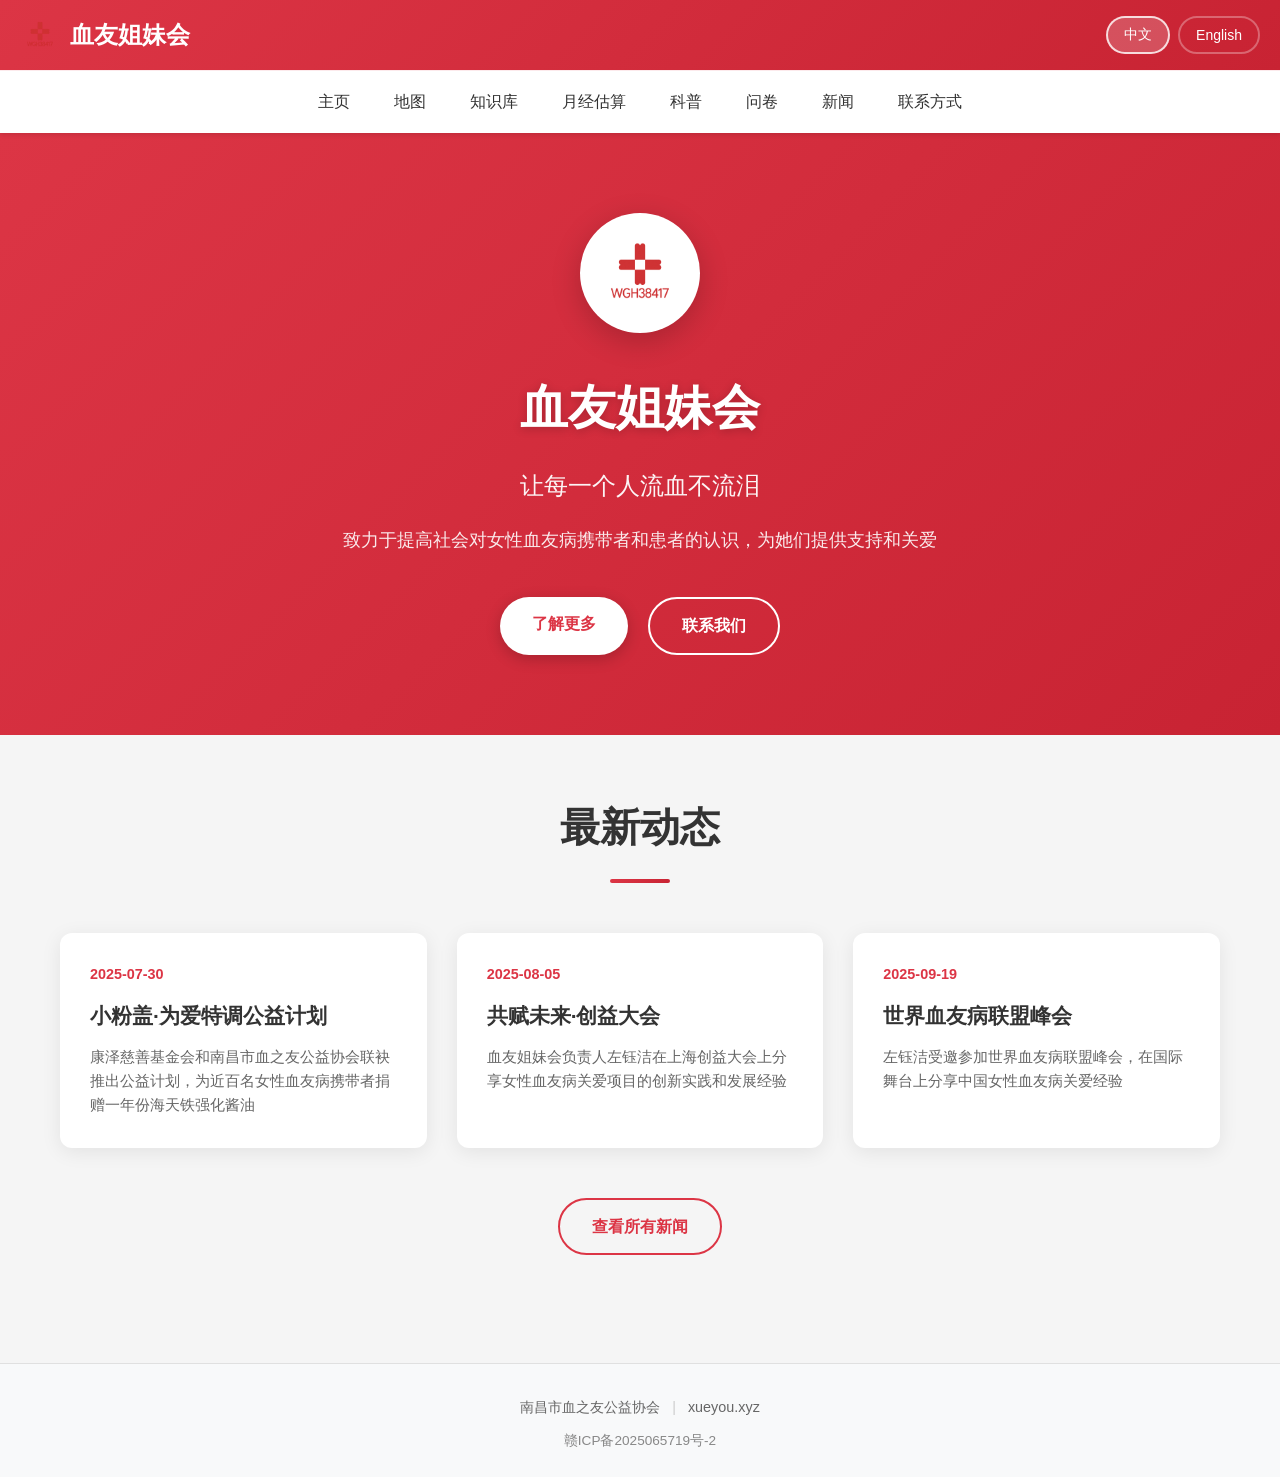
<file: index.html>
<!DOCTYPE html>
<html lang="zh-CN">
<head>
    <meta charset="UTF-8">
    <meta name="viewport" content="width=device-width, initial-scale=1.0, maximum-scale=1.0, user-scalable=no">
    <title data-zh="血友姐妹会 - 让每一个人流血不流泪" data-en="Hemophilia Sisters - No Tears for Bleeding">血友姐妹会 - 让每一个人流血不流泪</title>
    <link rel="stylesheet" href="style.css">
</head>
<body>
    <!-- 导航栏 -->
    <nav class="top-nav">
        <div class="logo-bar">
            <div class="logo-container">
                <img src="logo.png" alt="血友姐妹会" class="logo-img">
                <a href="index.html" style="text-decoration: none;">
                    <span class="logo-text" data-zh="血友姐妹会" data-en="Hemophilia Sisters">血友姐妹会</span>
                </a>
            </div>
            <div class="nav-controls">
                <div class="language-switch">
                    <button id="lang-zh" class="lang-btn active">中文</button>
                    <button id="lang-en" class="lang-btn">English</button>
                </div>
            </div>
        </div>
        <div class="nav-links">
            <a href="../home/" data-zh="主页" data-en="Home">主页</a>
            <a href="../map/" data-zh="地图" data-en="Map Tool">地区</a>
            <a href="https://ima.qq.com/wiki/?shareId=bdfa0317e16a8a3890ff9c7ac4811369bda5affce903b96b756f13693a5623a7" target="https://ima.qq.com/wiki/?shareId=bdfa0317e16a8a3890ff9c7ac4811369bda5affce903b96b756f13693a5623a7" data-zh="知识库" data-en="Knowledge Base">知识库</a>
            <a href="../period/" data-zh="月经估算" data-en="Period Calculator">月经估算</a>
            <a href="../education/" data-zh="科普" data-en="Education">科普</a>            
            <a href="../quiz/" data-zh="问卷" data-en="Questionnaires">问卷</a>
            <a href="../news/" data-zh="新闻" data-en="News">新闻</a>
            <a href="../contact/" data-zh="联系方式" data-en="Contact">联系方式</a>
        </div>
    </nav>

    <!-- 主要内容 -->
    <main class="main">
        <!-- Hero区域 -->
        <section class="hero">
            <div class="hero-content">
                <img src="logo.png" alt="血友姐妹会" class="hero-logo">
                <h1 class="hero-title" data-zh="血友姐妹会" data-en="Hemophilia Sisters">血友姐妹会</h1>
                <p class="hero-subtitle" data-zh="让每一个人流血不流泪" data-en="No Tears for Bleeding">让每一个人流血不流泪</p>
                <p class="hero-description" data-zh="致力于提高社会对女性血友病携带者和患者的认识，为她们提供支持和关爱" data-en="Dedicated to raising awareness of female hemophilia carriers and patients, providing support and care">致力于提高社会对女性血友病携带者和患者的认识，为她们提供支持和关爱</p>
                <div class="hero-buttons">
                    <a href="../news/" class="btn btn-primary" data-zh="了解更多" data-en="Learn More">了解更多</a>
                    <a href="../contact/" class="btn btn-secondary" data-zh="联系我们" data-en="Contact Us">联系我们</a>
                </div>
            </div>
        </section>

        <!-- 最新动态 -->
        <section class="news-section">
            <h2 class="section-title" data-zh="最新动态" data-en="Latest News">最新动态</h2>
            <div class="news-grid">
                <!-- 新闻1 -->
                <a href="../news/#20250730" class="news-card">
                    <div class="news-date">2025-07-30</div>
                    <h3 class="news-title" data-zh="小粉盖·为爱特调公益计划" data-en="Pink Cap Charity Program">小粉盖·为爱特调公益计划</h3>
                    <p class="news-excerpt" data-zh="康泽慈善基金会和南昌市血之友公益协会联袂推出公益计划，为近百名女性血友病携带者捐赠一年份海天铁强化酱油" data-en="Kangze Charity Foundation and Nanchang Hemophilia Association jointly launched a charity program">康泽慈善基金会和南昌市血之友公益协会联袂推出公益计划，为近百名女性血友病携带者捐赠一年份海天铁强化酱油</p>
                </a>

                <!-- 新闻2 -->
                <a href="../news/#20250805" class="news-card">
                    <div class="news-date">2025-08-05</div>
                    <h3 class="news-title" data-zh="共赋未来·创益大会" data-en="Innovation for Good Conference">共赋未来·创益大会</h3>
                    <p class="news-excerpt" data-zh="血友姐妹会负责人左钰洁在上海创益大会上分享女性血友病关爱项目的创新实践和发展经验" data-en="Yujie Zuo shared innovative practices of the hemophilia women's care project at Shanghai conference">血友姐妹会负责人左钰洁在上海创益大会上分享女性血友病关爱项目的创新实践和发展经验</p>
                </a>

                <!-- 新闻3 -->
                <a href="../news/#20250919" class="news-card">
                    <div class="news-date">2025-09-19</div>
                    <h3 class="news-title" data-zh="世界血友病联盟峰会" data-en="WFH Summit">世界血友病联盟峰会</h3>
                    <p class="news-excerpt" data-zh="左钰洁受邀参加世界血友病联盟峰会，在国际舞台上分享中国女性血友病关爱经验" data-en="Yujie Zuo was invited to WFH Summit to share China's experience in caring for women with hemophilia">左钰洁受邀参加世界血友病联盟峰会，在国际舞台上分享中国女性血友病关爱经验</p>
                </a>
            </div>
            <div class="news-more">
                <a href="../news/" class="btn btn-outline" data-zh="查看所有新闻" data-en="View All News">查看所有新闻</a>
            </div>
        </section>
    </main>

    <!-- 页脚备案信息 -->
    <footer class="footer">
        <div class="footer-content">
            <p class="footer-text">
                <span data-zh="南昌市血之友公益协会" data-en="Nanchang Hemophilia Association">南昌市血之友公益协会</span>
                <span class="footer-separator">|</span>
                <span>xueyou.xyz</span>
            </p>
            <p class="footer-beian">
                <a href="https://beian.miit.gov.cn" target="_blank" rel="noopener noreferrer">
                    赣ICP备2025065719号-2
                </a>
            </p>
        </div>
    </footer>

    <script src="i18n.js"></script>
</body>
</html>
</file>
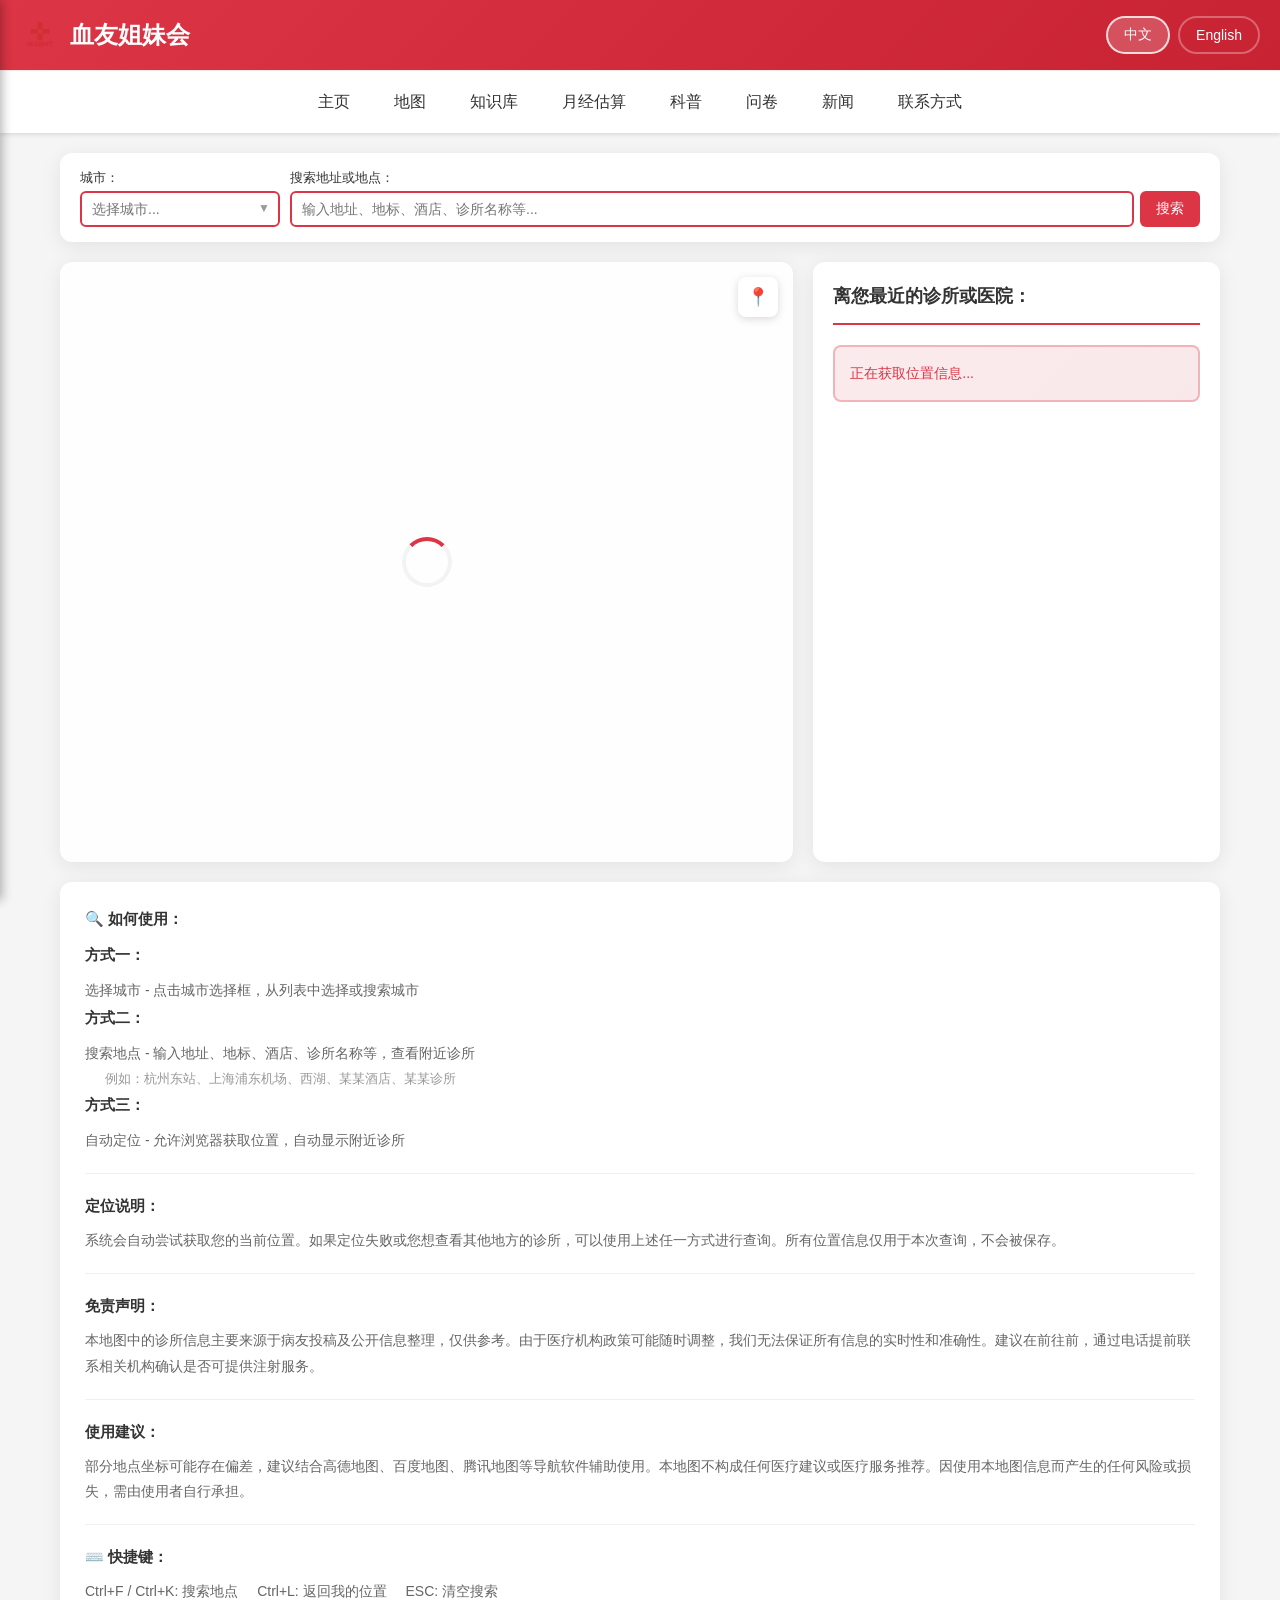
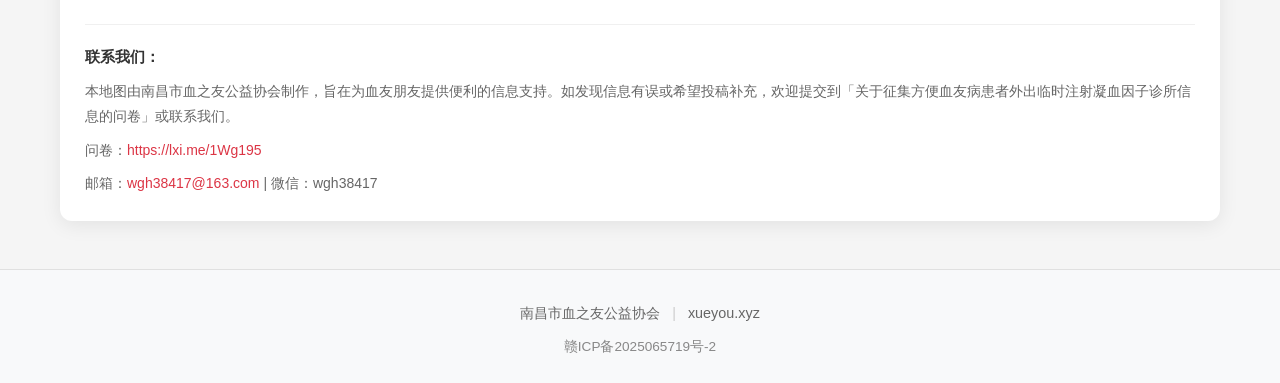
<file: map/index.html>
<!DOCTYPE html>
<html lang="zh">
<head>
    <meta charset="UTF-8">
    <meta name="viewport" content="width=device-width, initial-scale=1.0">
    <title data-zh="愿意为血友病患者注射的诊所或医院" data-en="Clinics and Hospitals for Hemophilia Patients">愿意为血友病患者注射的诊所或医院</title>
    <style>
    /* 基础样式 */
    * {
        margin: 0;
        padding: 0;
        box-sizing: border-box;
    }

    /* 顶部导航栏样式 */
    .top-nav {
      width: 100%;
      background-color: #fff;
      box-shadow: 0 2px 4px rgba(0,0,0,0.1);
      position: sticky;
      top: 0;
      z-index: 1000;
    }

    .logo-bar {
      display: flex;
      align-items: center;
      justify-content: space-between;
      padding: 15px 20px;
      background: linear-gradient(135deg, #dc3545 0%, #c82333 100%);
    }

    .logo-container {
      display: flex;
      align-items: center;
      gap: 10px;
    }

    .logo-img {
      height: 40px;
      width: auto;
    }

    .logo-text {
      font-size: 24px;
      font-weight: bold;
      color: white;
    }

    .nav-controls {
      display: flex;
      align-items: center;
      gap: 1rem;
    }

    .language-switch {
      display: flex;
      gap: 0.5rem;
    }

    .lang-btn {
      padding: 8px 16px;
      border: 2px solid rgba(255, 255, 255, 0.3);
      background: transparent;
      color: white;
      border-radius: 20px;
      cursor: pointer;
      transition: all 0.3s ease;
      font-size: 14px;
      font-weight: 500;
    }

    .lang-btn:hover,
    .lang-btn.active {
      background: rgba(255, 255, 255, 0.2);
      border-color: rgba(255, 255, 255, 0.8);
    }

    .nav-links {
      display: flex;
      align-items: center;
      justify-content: center;
      padding: 10px 20px;
      background-color: #fff;
      flex-wrap: wrap;
      gap: 20px;
      border-top: 1px solid rgba(220, 53, 69, 0.1);
    }

    .nav-links a {
      color: #333;
      text-decoration: none;
      padding: 8px 12px;
      border-radius: 6px;
      transition: all 0.3s ease;
      font-weight: 500;
    }

    .nav-links a:hover {
      background-color: rgba(220, 53, 69, 0.1);
      color: #dc3545;
    }

    .nav-link-container {
      position: relative;
      display: inline-block;
    }

    .qr-popup {
      display: none;
      position: absolute;
      top: 100%;
      left: 50%;
      transform: translateX(-50%);
      margin-top: 8px;
      background-color: white;
      padding: 15px;
      border: 1px solid rgba(220, 53, 69, 0.2);
      border-radius: 8px;
      box-shadow: 0 4px 15px rgba(0,0,0,0.15);
      text-align: center;
      z-index: 1100;
      white-space: nowrap;
    }

    .qr-popup img {
      display: block;
      max-width: 100px;
      height: auto;
      margin-bottom: 8px;
      border-radius: 4px;
    }

    .qr-popup span {
      font-size: 12px;
      color: #666;
      font-weight: 500;
    }

    .nav-link-container:hover .qr-popup {
      display: block;
    }

    /* 地图控制按钮样式 */
    .map-controls {
        position: absolute;
        top: 15px;
        right: 15px;
        z-index: 100;
        display: flex;
        flex-direction: column;
        gap: 10px;
    }

    .map-control-btn {
        background: white;
        border: none;
        border-radius: 8px;
        padding: 10px;
        cursor: pointer;
        box-shadow: 0 2px 8px rgba(0, 0, 0, 0.15);
        transition: all 0.3s ease;
        font-size: 18px;
        width: 40px;
        height: 40px;
        display: flex;
        align-items: center;
        justify-content: center;
    }

    .map-control-btn:hover {
        background: #dc3545;
        color: white;
        transform: scale(1.1);
    }

    .map-control-btn:active {
        transform: scale(0.95);
    }

    /* 加载状态样式 */
    .loading-overlay {
        position: absolute;
        top: 0;
        left: 0;
        right: 0;
        bottom: 0;
        background: rgba(255, 255, 255, 0.9);
        display: flex;
        align-items: center;
        justify-content: center;
        z-index: 10;
        border-radius: 12px;
    }

    .loading-spinner {
        width: 50px;
        height: 50px;
        border: 4px solid #f3f3f3;
        border-top: 4px solid #dc3545;
        border-radius: 50%;
        animation: spin 1s linear infinite;
    }

    @keyframes spin {
        0% { transform: rotate(0deg); }
        100% { transform: rotate(360deg); }
    }

    .hidden {
        display: none !important;
    }

    /* 重置 body 样式 */
    body {
        font-family: -apple-system, BlinkMacSystemFont, 'Segoe UI', Roboto, 'Helvetica Neue', Arial, sans-serif;
        padding: 0;
        margin: 0;
        background-color: #f5f5f5;
        line-height: 1.6;
        color: #333;
    }
    
    /* 主内容容器 */
    .content-wrapper {
        max-width: 1200px; /* 增加最大宽度 */
        margin: 20px auto; /* 上下边距，左右居中 */
        padding: 0 20px; /* 左右内边距 */
        box-sizing: border-box;
    }

    /* 汉堡菜单样式 */
    .mobile-menu-btn {
        display: none;
        background: none;
        border: none;
        color: white;
        font-size: 24px;
        cursor: pointer;
        padding: 5px 10px;
        margin-right: 10px;
    }

    .mobile-sidebar {
        position: fixed;
        top: 0;
        left: -280px;
        width: 280px;
        height: 100%;
        background: white;
        box-shadow: 2px 0 10px rgba(0, 0, 0, 0.3);
        z-index: 10001;
        transition: left 0.3s ease;
        overflow-y: auto;
    }

    .mobile-sidebar.active {
        left: 0;
    }

    .mobile-sidebar-header {
        background: linear-gradient(135deg, #dc3545 0%, #c82333 100%);
        color: white;
        padding: 20px;
        display: flex;
        align-items: center;
        justify-content: space-between;
    }

    .mobile-sidebar-header h3 {
        margin: 0;
        font-size: 18px;
    }

    .mobile-sidebar-close {
        background: none;
        border: none;
        color: white;
        font-size: 28px;
        cursor: pointer;
        padding: 0;
        width: 30px;
        height: 30px;
        display: flex;
        align-items: center;
        justify-content: center;
    }

    .mobile-sidebar-nav {
        padding: 0;
        margin: 0;
        list-style: none;
    }

    .mobile-sidebar-nav li {
        border-bottom: 1px solid #f0f0f0;
    }

    .mobile-sidebar-nav a {
        display: block;
        padding: 15px 20px;
        color: #333;
        text-decoration: none;
        font-size: 16px;
        transition: background-color 0.3s ease;
    }

    .mobile-sidebar-nav a:hover,
    .mobile-sidebar-nav a:active {
        background-color: rgba(220, 53, 69, 0.1);
        color: #dc3545;
    }

    .mobile-overlay {
        display: none;
        position: fixed;
        top: 0;
        left: 0;
        right: 0;
        bottom: 0;
        background: rgba(0, 0, 0, 0.5);
        z-index: 10000;
    }

    .mobile-overlay.active {
        display: block;
    }

    /* Tab切换样式 */
    .map-list-tabs {
        display: none;
        background: white;
        border-bottom: 2px solid #f0f0f0;
        margin-bottom: 0;
        position: relative;
    }

    .map-list-tabs button {
        flex: 1;
        padding: 15px;
        background: none;
        border: none;
        border-bottom: 3px solid transparent;
        color: #666;
        font-size: 16px;
        font-weight: 500;
        cursor: pointer;
        transition: all 0.3s ease;
    }

    .map-list-tabs button.active {
        color: #dc3545;
        border-bottom-color: #dc3545;
    }

    /* 地图折叠/展开功能 */
    .map-toggle-container {
        position: relative;
    }

    .map-toggle-btn {
        position: absolute;
        bottom: 10px;
        left: 50%;
        transform: translateX(-50%);
        background: rgba(220, 53, 69, 0.95);
        color: white;
        border: none;
        border-radius: 20px;
        padding: 8px 20px;
        font-size: 13px;
        font-weight: 500;
        cursor: pointer;
        z-index: 100;
        box-shadow: 0 2px 8px rgba(0, 0, 0, 0.2);
        transition: all 0.3s ease;
        display: none;
    }

    .map-toggle-btn:hover {
        background: rgba(200, 35, 51, 0.95);
        transform: translateX(-50%) translateY(-2px);
        box-shadow: 0 4px 12px rgba(0, 0, 0, 0.3);
    }

    .map-toggle-btn:active {
        transform: translateX(-50%) translateY(0);
    }

    .map-collapsed {
        height: 180px !important;
        cursor: pointer;
        overflow: hidden;
        position: relative;
    }

    .map-collapsed::after {
        content: '👆 点击查看完整地图';
        position: absolute;
        bottom: 0;
        left: 0;
        right: 0;
        height: 60px;
        background: linear-gradient(to bottom, transparent, rgba(255, 255, 255, 0.95));
        pointer-events: none;
        display: flex;
        align-items: flex-end;
        justify-content: center;
        padding-bottom: 10px;
        font-size: 13px;
        color: #666;
        font-weight: 500;
    }

    .map-expanded {
        height: 450px !important;
        cursor: default;
    }

    .tab-content {
        display: none;
    }

    .tab-content.active {
        display: block;
    }

    /* 移动端可折叠信息区域 */
    .info-accordion {
        display: none;
    }

    .info-accordion-item {
        border-bottom: 1px solid #f0f0f0;
    }

    .info-accordion-header {
        display: flex;
        justify-content: space-between;
        align-items: center;
        padding: 15px;
        background: white;
        cursor: pointer;
        transition: background-color 0.3s ease;
        user-select: none;
    }

    .info-accordion-header:active {
        background-color: rgba(220, 53, 69, 0.05);
    }

    .info-accordion-header strong {
        font-size: 14px;
        color: #333;
    }

    .info-accordion-icon {
        font-size: 18px;
        color: #999;
        transition: transform 0.3s ease;
    }

    .info-accordion-item.active .info-accordion-icon {
        transform: rotate(180deg);
    }

    .info-accordion-content {
        max-height: 0;
        overflow: hidden;
        transition: max-height 0.3s ease;
    }

    .info-accordion-item.active .info-accordion-content {
        max-height: 500px;
    }

    .info-accordion-content p {
        padding: 0 15px 15px 15px;
        margin: 0;
        font-size: 13px;
        color: #666;
        line-height: 1.8;
    }

    /* 触摸优化 */
    @media (hover: none) and (pointer: coarse) {
        /* 增大可点击区域 */
        .map-control-btn,
        .search-button,
        .city-item,
        .lang-btn {
            min-height: 44px;
            min-width: 44px;
        }

        /* 移除hover效果，使用active效果 */
        .map-control-btn:hover,
        .search-button:hover,
        .city-item:hover {
            transform: none;
        }

        .map-control-btn:active {
            background: #dc3545;
            color: white;
            transform: scale(0.95);
        }

        .search-button:active {
            transform: scale(0.95);
        }

        .city-item:active {
            background: rgba(220, 53, 69, 0.1);
            border-color: #dc3545;
            color: #dc3545;
        }
    }

    /* 城市选择器Modal样式 */
    .city-modal-overlay {
        display: none;
        position: fixed;
        top: 0;
        left: 0;
        right: 0;
        bottom: 0;
        background: rgba(0, 0, 0, 0.5);
        z-index: 10000;
        animation: fadeIn 0.3s ease;
    }

    .city-modal-overlay.active {
        display: flex;
        align-items: center;
        justify-content: center;
    }

    .city-modal {
        background: white;
        border-radius: 12px;
        width: 90%;
        max-width: 800px;
        max-height: 80vh;
        display: flex;
        flex-direction: column;
        box-shadow: 0 10px 40px rgba(0, 0, 0, 0.3);
        animation: slideUp 0.3s ease;
    }

    .city-modal-header {
        padding: 20px;
        border-bottom: 1px solid #f0f0f0;
        display: flex;
        align-items: center;
        justify-content: space-between;
    }

    .city-modal-header h3 {
        margin: 0;
        font-size: 18px;
        color: #333;
    }

    .city-modal-close {
        background: none;
        border: none;
        font-size: 24px;
        color: #999;
        cursor: pointer;
        padding: 0;
        width: 30px;
        height: 30px;
        display: flex;
        align-items: center;
        justify-content: center;
        border-radius: 50%;
        transition: all 0.3s ease;
    }

    .city-modal-close:hover {
        background: #f0f0f0;
        color: #333;
    }

    .city-search-box {
        padding: 15px 20px;
        border-bottom: 1px solid #f0f0f0;
    }

    .city-search-input {
        width: 100%;
        padding: 10px 15px;
        border: 2px solid #e0e0e0;
        border-radius: 8px;
        font-size: 14px;
        transition: all 0.3s ease;
    }

    .city-search-input:focus {
        outline: none;
        border-color: #dc3545;
        box-shadow: 0 0 0 3px rgba(220, 53, 69, 0.1);
    }

    .city-modal-body {
        flex: 1;
        overflow-y: auto;
        padding: 20px;
    }

    .city-section {
        margin-bottom: 25px;
    }

    .city-section-title {
        font-size: 14px;
        color: #999;
        margin-bottom: 12px;
        font-weight: 600;
    }

    .city-grid {
        display: grid;
        grid-template-columns: repeat(auto-fill, minmax(100px, 1fr));
        gap: 10px;
    }

    .city-item {
        padding: 10px 15px;
        background: #f8f9fa;
        border: 1px solid #e0e0e0;
        border-radius: 6px;
        text-align: center;
        cursor: pointer;
        transition: all 0.3s ease;
        font-size: 14px;
        color: #333;
    }

    .city-item:hover {
        background: rgba(220, 53, 69, 0.1);
        border-color: #dc3545;
        color: #dc3545;
        transform: translateY(-2px);
    }

    .city-item.current {
        background: #dc3545;
        color: white;
        border-color: #dc3545;
    }

    .city-letter-group {
        margin-bottom: 20px;
    }

    .city-letter {
        font-size: 16px;
        font-weight: 600;
        color: #dc3545;
        margin-bottom: 10px;
        padding-bottom: 5px;
        border-bottom: 2px solid #dc3545;
    }

    /* 移动端样式 - Drawer */
    @media (max-width: 768px) {
        .city-modal-overlay.active {
            align-items: flex-end;
        }

        .city-modal {
            width: 100%;
            max-width: 100%;
            max-height: 85vh;
            border-radius: 12px 12px 0 0;
            animation: slideUpMobile 0.3s ease;
        }

        .city-grid {
            grid-template-columns: repeat(3, 1fr);
            gap: 8px;
        }

        .city-item {
            padding: 12px 8px;
            font-size: 13px;
        }
    }

    @keyframes fadeIn {
        from { opacity: 0; }
        to { opacity: 1; }
    }

    @keyframes slideUp {
        from {
            opacity: 0;
            transform: translateY(50px);
        }
        to {
            opacity: 1;
            transform: translateY(0);
        }
    }

    @keyframes slideUpMobile {
        from {
            transform: translateY(100%);
        }
        to {
            transform: translateY(0);
        }
    }

    /* 地点搜索样式 */
    .location-search-container {
        position: relative;
        flex: 1;
        min-width: 200px;
    }

    .search-suggestions {
        position: absolute;
        top: 100%;
        left: 0;
        right: 0;
        background: white;
        border: 2px solid #dc3545;
        border-top: none;
        border-radius: 0 0 6px 6px;
        max-height: 300px;
        overflow-y: auto;
        z-index: 1000;
        box-shadow: 0 4px 12px rgba(0, 0, 0, 0.15);
        display: none;
    }

    .search-suggestions.active {
        display: block;
    }

    .suggestion-item {
        padding: 12px 15px;
        cursor: pointer;
        border-bottom: 1px solid #f0f0f0;
        transition: background-color 0.2s ease;
    }

    .suggestion-item:last-child {
        border-bottom: none;
    }

    .suggestion-item:hover {
        background-color: rgba(220, 53, 69, 0.05);
    }

    .suggestion-item strong {
        color: #333;
        font-size: 14px;
        display: block;
        margin-bottom: 4px;
    }

    .suggestion-item span {
        color: #999;
        font-size: 12px;
    }

    .search-button {
        padding: 6px 16px;
        background: #dc3545;
        color: white;
        border: none;
        border-radius: 6px;
        cursor: pointer;
        font-size: 14px;
        font-weight: 500;
        transition: all 0.3s ease;
        white-space: nowrap;
        height: 36px;
        display: flex;
        align-items: center;
        justify-content: center;
    }

    .search-button:hover {
        background: #c82333;
        transform: translateY(-1px);
        box-shadow: 0 2px 8px rgba(220, 53, 69, 0.3);
    }

    .search-button:active {
        transform: translateY(0);
    }

    .search-button:disabled {
        background: #ccc;
        cursor: not-allowed;
        transform: none;
    }

    /* 控制和信息区域 */
    .controls-info {
        background-color: #fff;
        padding: 15px 20px;
        margin-bottom: 20px;
        border-radius: 12px;
        box-shadow: 0 4px 20px rgba(0, 0, 0, 0.08);
    }

    .info-box {
        background-color: #fff;
        padding: 25px;
        margin-top: 20px;
        border-radius: 12px;
        box-shadow: 0 4px 20px rgba(0, 0, 0, 0.08);
    }

    .info-section {
        margin-bottom: 20px;
        padding-bottom: 20px;
        border-bottom: 1px solid #f0f0f0;
    }

    .info-section:last-child {
        margin-bottom: 0;
        padding-bottom: 0;
        border-bottom: none;
    }

    .info-section strong {
        display: block;
        color: #333;
        font-size: 15px;
        margin-bottom: 10px;
    }

    .info-box p {
        margin: 0;
        font-size: 14px;
        color: #666;
        line-height: 1.8;
    }

    /* 地图和列表容器 */
    .map-list-container {
        display: flex;
        gap: 20px; /* 地图和列表之间的间隙 */
    }

    /* 地图容器样式 */
    #mapContainer { 
        flex: 2;
        height: 600px; 
        border-radius: 12px;
        overflow: hidden;
        box-shadow: 0 4px 20px rgba(0, 0, 0, 0.08);
        position: relative;
    }

    /* 距离列表容器样式 */
    #distanceList { 
        flex: 1;
        height: 600px; 
        overflow-y: auto; 
        background-color: #fff;
        border-radius: 12px;
        padding: 20px;
        box-shadow: 0 4px 20px rgba(0, 0, 0, 0.08);
        box-sizing: border-box;
    }

    #distanceList h2 { 
        font-size: 18px; 
        margin: 0 0 20px 0;
        color: #333;
        font-weight: 600;
        border-bottom: 2px solid #dc3545;
        padding-bottom: 12px;
    }
    
    #nearestLocation {
        background: linear-gradient(135deg, rgba(220, 53, 69, 0.1) 0%, rgba(200, 35, 51, 0.1) 100%);
        border: 2px solid rgba(220, 53, 69, 0.3);
        color: #dc3545;
        padding: 15px;
        border-radius: 8px;
        margin-bottom: 20px;
        font-size: 14px;
        line-height: 1.6;
    }
    #nearestLocation strong {
        font-weight: 600;
        color: #c82333;
    }

    #distanceList ul { 
        list-style-type: none; 
        padding: 0; 
        margin: 0;
    }

    #distanceList li { 
        padding: 12px 8px;
        border-bottom: 1px solid #f0f0f0;
        font-size: 14px;
        color: #555;
        transition: all 0.3s ease;
    }
    #distanceList li:hover {
        background-color: rgba(220, 53, 69, 0.05);
        transform: translateX(5px);
    }
    #distanceList li:last-child {
        border-bottom: none;
    }
    
    #distanceList li strong {
        color: #333;
        font-size: 14px;
    }

    /* 页脚样式 */
    .footer {
        background: #f8f9fa;
        border-top: 1px solid #e0e0e0;
        padding: 2rem 0 1.5rem;
        margin-top: 3rem;
    }

    .footer-content {
        max-width: 1200px;
        margin: 0 auto;
        padding: 0 20px;
        text-align: center;
    }

    .footer-text {
        color: #666;
        font-size: 0.9rem;
        margin-bottom: 0.5rem;
        line-height: 1.6;
    }

    .footer-separator {
        margin: 0 0.5rem;
        color: #ccc;
    }

    .footer-beian {
        margin: 0;
    }

    .footer-beian a {
        color: #888;
        text-decoration: none;
        font-size: 0.85rem;
        transition: color 0.3s ease;
    }

    .footer-beian a:hover {
        color: #dc3545;
        text-decoration: underline;
    }

    /* 移动端适配 */
    @media (max-width: 768px) {
        /* 显示汉堡菜单按钮 */
        .mobile-menu-btn {
            display: block;
        }

        /* 隐藏桌面导航链接 */
        .nav-links {
            display: none;
        }

        /* 隐藏Tab切换（使用折叠地图代替） */
        .map-list-tabs {
            display: none;
        }

        /* 显示地图折叠按钮 */
        .map-toggle-btn {
            display: block;
        }

        /* 隐藏桌面版info-box，显示移动版accordion */
        .info-box {
            display: none;
        }

        .info-accordion {
            display: block;
            background: white;
            border-radius: 12px;
            margin-top: 15px;
            box-shadow: 0 4px 20px rgba(0, 0, 0, 0.08);
            overflow: hidden;
        }

        /* 调整logo-bar布局 */
        .logo-bar {
            padding: 10px 15px;
            flex-direction: row;
            justify-content: space-between;
            align-items: center;
        }

        .logo-container {
            flex: 1;
            justify-content: flex-start;
        }

        .content-wrapper {
            margin: 10px auto;
            padding: 0 10px;
        }

        .controls-info {
            padding: 15px;
            margin-bottom: 15px;
        }

        .controls-info > div {
            flex-direction: column;
            align-items: stretch !important;
            gap: 12px !important;
        }

        .controls-info > div > div {
            width: 100% !important;
            flex: none !important;
            min-width: 100% !important;
        }

        /* 移动端标签和输入框调整 */
        .controls-info label {
            font-size: 13px;
            margin-bottom: 3px !important;
        }

        .controls-info label span {
            display: none; /* 隐藏快捷键提示 */
        }

        .controls-info input,
        .controls-info button {
            height: 38px !important;
        }

        #cityInput {
            font-size: 14px;
            padding: 8px 30px 8px 10px !important;
        }

        .map-list-container {
            flex-direction: column;
            gap: 15px;
            position: relative;
        }

        #mapContainer, #distanceList {
            flex: none;
            width: 100%;
        }

        /* 地图默认折叠状态 */
        #mapContainer {
            height: 180px;
            position: relative;
            transition: height 0.4s ease;
        }

        /* 列表自动填充空间 */
        #distanceList {
            height: auto;
            min-height: 400px;
            max-height: none;
            padding: 15px;
            overflow-y: auto;
        }
        #distanceList h2 {
            font-size: 16px;
            margin-bottom: 15px;
            padding-bottom: 10px;
        }
        #nearestLocation {
            font-size: 13px;
            padding: 12px;
        }
        #distanceList li {
            font-size: 13px;
            padding: 10px 5px;
        }

        .logo-img {
          height: 30px;
        }

        .logo-text {
          font-size: 18px;
        }

        .map-controls {
            top: 10px;
            right: 10px;
            gap: 8px;
        }

        .map-control-btn {
            width: 36px;
            height: 36px;
            font-size: 16px;
            padding: 8px;
        }

        .footer {
            padding: 1.5rem 0 1rem;
            margin-top: 2rem;
        }

        .footer-text {
            font-size: 0.8rem;
            line-height: 1.8;
        }

        .footer-beian a {
            font-size: 0.75rem;
        }
    }
    
    /* 原有样式 */
    /* 移除不再需要的样式，例如 float 和 border-left */

    </style>
</head>
<body>
    <!-- 移动端遮罩层 -->
    <div id="mobileOverlay" class="mobile-overlay" onclick="closeMobileMenu()"></div>

    <!-- 移动端侧边栏 -->
    <aside id="mobileSidebar" class="mobile-sidebar">
        <div class="mobile-sidebar-header">
            <h3 data-zh="菜单" data-en="Menu">菜单</h3>
            <button class="mobile-sidebar-close" onclick="closeMobileMenu()" aria-label="关闭菜单">×</button>
        </div>
        <ul class="mobile-sidebar-nav">
            <li><a href="../home/" data-zh="主页" data-en="Home">主页</a></li>
            <li><a href="../map/" data-zh="地图" data-en="Map Tool">地区</a></li>
            <li><a href="https://ima.qq.com/wiki/?shareId=bdfa0317e16a8a3890ff9c7ac4811369bda5affce903b96b756f13693a5623a7" target="_blank" data-zh="知识库" data-en="Knowledge Base">知识库</a></li>
            <li><a href="../period/" data-zh="月经估算" data-en="Period Calculator">月经估算</a></li>
            <li><a href="../education/" data-zh="科普" data-en="Education">科普</a></li>
            <li><a href="../quiz/" data-zh="问卷" data-en="Questionnaires">问卷</a></li>
            <li><a href="../news/" data-zh="新闻" data-en="News">新闻</a></li>
            <li><a href="../contact/" data-zh="联系方式" data-en="Contact">联系方式</a></li>
        </ul>
    </aside>

    <!-- 顶部导航栏 -->
    <nav class="top-nav">
      <div class="logo-bar">
        <button class="mobile-menu-btn" onclick="openMobileMenu()" aria-label="打开菜单">☰</button>
        <div class="logo-container">
          <img src="../home/logo.png" alt="血友姐妹会" class="logo-img">
          <a href="../home/" style="text-decoration: none;">
            <span class="logo-text" data-zh="血友姐妹会" data-en="Hemophilia Sisters">血友姐妹会</span>
          </a>
        </div>
        <div class="nav-controls">
          <div class="language-switch">
            <button id="lang-zh" class="lang-btn active">中文</button>
            <button id="lang-en" class="lang-btn">English</button>
          </div>
        </div>
      </div>
      <div class="nav-links">
        <a href="../home/" data-zh="主页" data-en="Home">主页</a>
        <a href="../map/" data-zh="地图" data-en="Map Tool">地区</a>
        <a href="https://ima.qq.com/wiki/?shareId=bdfa0317e16a8a3890ff9c7ac4811369bda5affce903b96b756f13693a5623a7" target="_blank" data-zh="知识库" data-en="Knowledge Base">知识库</a>
        <a href="../period/" data-zh="月经估算" data-en="Period Calculator">月经估算</a>
        <a href="../education/" data-zh="科普" data-en="Education">科普</a>
        <a href="../quiz/" data-zh="问卷" data-en="Questionnaires">问卷</a>
        <a href="../news/" data-zh="新闻" data-en="News">新闻</a>
        <a href="../contact/" data-zh="联系方式" data-en="Contact">联系方式</a>
      </div>
    </nav>

    <!-- 主内容区域 -->
    <div class="content-wrapper">
      <!-- 控制和信息区域 -->
      <div class="controls-info">
        <!-- 搜索和城市选择器 -->
        <div style="display: flex; gap: 10px; flex-wrap: wrap; align-items: flex-end;">
            <!-- 1. 城市选择器 -->
            <div style="flex: 0 0 200px; min-width: 150px;">
                <label for="cityInput" style="display: block; margin-bottom: 3px; font-size: 13px;" data-zh="城市：" data-en="City:">城市：</label>
                <div style="position: relative;">
                    <input type="text" id="cityInput" readonly placeholder="选择城市..." 
                        data-zh-placeholder="选择城市..." 
                        data-en-placeholder="Select city..."
                        style="width: 100%; padding: 6px 30px 6px 10px; border: 2px solid #dc3545; border-radius: 6px; font-size: 14px; cursor: pointer; background: white; height: 36px;"
                        onclick="openCitySelector()"
                        aria-label="选择城市">
                    <span style="position: absolute; right: 10px; top: 50%; transform: translateY(-50%); pointer-events: none; color: #999; font-size: 12px;">▼</span>
                </div>
            </div>

            <!-- 2. 地点搜索 -->
            <div class="location-search-container" style="flex: 1; min-width: 250px;">
                <label for="locationSearch" style="display: block; margin-bottom: 3px; font-size: 13px;" data-zh="搜索地址或地点：" data-en="Search Location:">
                    搜索地址或地点：
                    <span style="font-size: 11px; color: #999; font-weight: normal;">(Ctrl+K)</span>
                </label>
                <div style="display: flex; gap: 6px;">
                    <input type="text" id="locationSearch" placeholder="输入地址、地标、酒店、诊所名称等..." 
                        data-zh-placeholder="输入地址、地标、酒店、诊所名称等..." 
                        data-en-placeholder="Enter address, landmark, hotel, clinic name..."
                        style="flex: 1; padding: 6px 10px; border: 2px solid #dc3545; border-radius: 6px; font-size: 14px; height: 36px;"
                        oninput="handleLocationInput()"
                        onkeypress="handleLocationKeyPress(event)"
                        aria-label="搜索地点">
                    <button class="search-button" onclick="searchCurrentLocation()" data-zh="搜索" data-en="Search" style="height: 36px; padding: 6px 16px;">
                        🔍 搜索
                    </button>
                </div>
                <div id="searchSuggestions" class="search-suggestions"></div>
            </div>
        </div>
      </div>

      <!-- 地图和列表容器 -->
      <div class="map-list-container">
        <!-- 地图容器 -->
        <div id="mapContainer" class="tab-content active map-toggle-container" role="application" aria-label="诊所地图" onclick="handleMapClick(event)">
            <div id="mapLoading" class="loading-overlay" aria-label="地图加载中">
                <div class="loading-spinner"></div>
            </div>
            <!-- 地图控制按钮 -->
            <div class="map-controls">
                <button class="map-control-btn" onclick="relocateUser()" 
                    title="返回我的位置 (Ctrl+L)" 
                    aria-label="返回我的位置"
                    data-zh-title="返回我的位置 (Ctrl+L)" 
                    data-en-title="Back to my location (Ctrl+L)">📍      </button>
            </div>
            <!-- 地图折叠/展开按钮 -->
            <button id="mapToggleBtn" class="map-toggle-btn" onclick="toggleMapSize()" 
                data-zh="👆 点击展开地图" 
                data-en="👆 Tap to expand map">
                  点击展开地图
            </button>
        </div>
        <!-- 距离列表容器 -->
        <div id="distanceList" role="region" aria-label="诊所列表">
            <h2 data-zh="离您最近的诊所或医院：" data-en="Nearest Clinics:">离您最近的诊所或医院：</h2>
            <div id="nearestLocation" role="status" aria-live="polite" data-zh="正在获取位置信息..." data-en="Getting location...">正在获取位置信息...</div>
            <ul id="distanceUl" role="list"></ul>
        </div>
      </div>

      <!-- 文字说明区域 -->
      <div class="info-box">
        <div class="info-section">
            <strong data-zh="🔍 如何使用：" data-en="🔍 How to Use:">🔍 如何使用：</strong>
            <p>
                <strong>方式一：</strong>选择城市 - 点击城市选择框，从列表中选择或搜索城市<br>
                <strong>方式二：</strong>搜索地点 - 输入地址、地标、酒店、诊所名称等，查看附近诊所<br>
                <span style="color: #999; font-size: 13px; margin-left: 20px;">例如：杭州东站、上海浦东机场、西湖、某某酒店、某某诊所</span><br>
                <strong>方式三：</strong>自动定位 - 允许浏览器获取位置，自动显示附近诊所
            </p>
        </div>
        
        <div class="info-section">
            <strong data-zh="定位说明：" data-en="Location Info:">定位说明：</strong>
            <p data-zh="系统会自动尝试获取您的当前位置。如果定位失败或您想查看其他地方的诊所，可以使用上述任一方式进行查询。所有位置信息仅用于本次查询，不会被保存。" 
               data-en="We will automatically try to get your current location and show the nearest clinics. If location fails, you can manually select your city. Location data is only used for this query and will not be saved.">
               系统会自动尝试获取您的当前位置。如果定位失败或您想查看其他地方的诊所，可以使用上述任一方式进行查询。所有位置信息仅用于本次查询，不会被保存。
            </p>
        </div>
        
        <div class="info-section">
            <strong data-zh="免责声明：" data-en="Disclaimer:">免责声明：</strong>
            <p data-zh="本地图中的诊所信息主要来源于病友投稿及公开信息整理，仅供参考。由于医疗机构政策可能随时调整，我们无法保证所有信息的实时性和准确性。建议在前往前，通过电话提前联系相关机构确认是否可提供注射服务。" 
               data-en="The clinic information in this map is mainly from patient contributions and public information, for reference only. We cannot guarantee the timeliness and accuracy of all information. Please contact the clinic by phone before visiting.">
               本地图中的诊所信息主要来源于病友投稿及公开信息整理，仅供参考。由于医疗机构政策可能随时调整，我们无法保证所有信息的实时性和准确性。建议在前往前，通过电话提前联系相关机构确认是否可提供注射服务。
            </p>
        </div>
        
        <div class="info-section">
            <strong data-zh="使用建议：" data-en="Usage Tips:">使用建议：</strong>
            <p data-zh="部分地点坐标可能存在偏差，建议结合高德地图、百度地图、腾讯地图等导航软件辅助使用。本地图不构成任何医疗建议或医疗服务推荐。因使用本地图信息而产生的任何风险或损失，需由使用者自行承担。" 
               data-en="Some location coordinates may have deviations. We recommend using navigation apps for assistance. This map does not constitute any medical advice. Users bear all risks from using this information.">
               部分地点坐标可能存在偏差，建议结合高德地图、百度地图、腾讯地图等导航软件辅助使用。本地图不构成任何医疗建议或医疗服务推荐。因使用本地图信息而产生的任何风险或损失，需由使用者自行承担。
            </p>
        </div>
        
        <div class="info-section">
            <strong data-zh="⌨️ 快捷键：" data-en="⌨️ Shortcuts:">⌨️ 快捷键：</strong>
            <p>
                <span style="display: inline-block; margin-right: 15px;">Ctrl+F / Ctrl+K: 搜索地点</span>
                <span style="display: inline-block; margin-right: 15px;">Ctrl+L: 返回我的位置</span>
                <span style="display: inline-block;">ESC: 清空搜索</span>
            </p>
        </div>
        
        <div class="info-section">
            <strong data-zh="联系我们：" data-en="Contact Us:">联系我们：</strong>
            <p data-zh="本地图由南昌市血之友公益协会制作，旨在为血友朋友提供便利的信息支持。如发现信息有误或希望投稿补充，欢迎提交到「关于征集方便血友病患者外出临时注射凝血因子诊所信息的问卷」或联系我们。" 
               data-en="This map is created by Nanchang Hemophilia Association. If you find any errors or want to contribute, please submit to our questionnaire or contact us:">
               本地图由南昌市血之友公益协会制作，旨在为血友朋友提供便利的信息支持。如发现信息有误或希望投稿补充，欢迎提交到<a href="https://lxi.me/1Wg195" target="_blank" style="color: #dc3545; text-decoration: none;">「关于征集方便血友病患者外出临时注射凝血因子诊所信息的问卷」</a>或联系我们。
            </p>
            <p style="margin-top: 8px;">
                <span data-zh="问卷：" data-en="Questionnaire: ">问卷：</span><a href="https://lxi.me/1Wg195" target="_blank" style="color: #dc3545; text-decoration: none;">https://lxi.me/1Wg195</a>
            </p>
            <p style="margin-top: 8px;">
                <span data-zh="邮箱：" data-en="Email: ">邮箱：</span><a href="mailto:wgh38417@163.com" style="color: #dc3545; text-decoration: none;">wgh38417@163.com</a> | 
                <span data-zh="微信：" data-en="WeChat: ">微信：</span>wgh38417
            </p>
        </div>
      </div>

      <!-- 移动端可折叠信息区域 -->
      <div class="info-accordion">
        <div class="info-accordion-item">
            <div class="info-accordion-header" onclick="toggleAccordion(this)">
                <strong data-zh="🔍 如何使用" data-en="🔍 How to Use">🔍 如何使用</strong>
                <span class="info-accordion-icon">▼</span>
            </div>
            <div class="info-accordion-content">
                <p>
                    <strong>方式一：</strong>选择城市 - 点击城市选择框，从列表中选择或搜索城市<br>
                    <strong>方式二：</strong>搜索地点 - 输入地址、地标、酒店、诊所名称等，查看附近诊所<br>
                    <span style="color: #999; font-size: 12px; margin-left: 20px;">例如：杭州东站、上海浦东机场、西湖、某某酒店、某某诊所</span><br>
                    <strong>方式三：</strong>自动定位 - 允许浏览器获取位置，自动显示附近诊所
                </p>
            </div>
        </div>

        <div class="info-accordion-item">
            <div class="info-accordion-header" onclick="toggleAccordion(this)">
                <strong data-zh="📍 定位说明" data-en="📍 Location Info">📍 定位说明</strong>
                <span class="info-accordion-icon">▼</span>
            </div>
            <div class="info-accordion-content">
                <p data-zh="系统会自动尝试获取您的当前位置。如果定位失败或您想查看其他地方的诊所，可以使用上述任一方式进行查询。所有位置信息仅用于本次查询，不会被保存。" 
                   data-en="We will automatically try to get your current location and show the nearest clinics. If location fails, you can manually select your city. Location data is only used for this query and will not be saved.">
                   系统会自动尝试获取您的当前位置。如果定位失败或您想查看其他地方的诊所，可以使用上述任一方式进行查询。所有位置信息仅用于本次查询，不会被保存。
                </p>
            </div>
        </div>

        <div class="info-accordion-item">
            <div class="info-accordion-header" onclick="toggleAccordion(this)">
                <strong data-zh="⚠️ 免责声明" data-en="⚠️ Disclaimer">⚠️ 免责声明</strong>
                <span class="info-accordion-icon">▼</span>
            </div>
            <div class="info-accordion-content">
                <p data-zh="本地图中的诊所信息主要来源于病友投稿及公开信息整理，仅供参考。由于医疗机构政策可能随时调整，我们无法保证所有信息的实时性和准确性。建议在前往前，通过电话提前联系相关机构确认是否可提供注射服务。" 
                   data-en="The clinic information in this map is mainly from patient contributions and public information, for reference only. We cannot guarantee the timeliness and accuracy of all information. Please contact the clinic by phone before visiting.">
                   本地图中的诊所信息主要来源于病友投稿及公开信息整理，仅供参考。由于医疗机构政策可能随时调整，我们无法保证所有信息的实时性和准确性。建议在前往前，通过电话提前联系相关机构确认是否可提供注射服务。
                </p>
            </div>
        </div>

        <div class="info-accordion-item">
            <div class="info-accordion-header" onclick="toggleAccordion(this)">
                <strong data-zh="💡 使用建议" data-en="💡 Usage Tips">💡 使用建议</strong>
                <span class="info-accordion-icon">▼</span>
            </div>
            <div class="info-accordion-content">
                <p data-zh="部分地点坐标可能存在偏差，建议结合高德地图、百度地图、腾讯地图等导航软件辅助使用。本地图不构成任何医疗建议或医疗服务推荐。因使用本地图信息而产生的任何风险或损失，需由使用者自行承担。" 
                   data-en="Some location coordinates may have deviations. We recommend using navigation apps for assistance. This map does not constitute any medical advice. Users bear all risks from using this information.">
                   部分地点坐标可能存在偏差，建议结合高德地图、百度地图、腾讯地图等导航软件辅助使用。本地图不构成任何医疗建议或医疗服务推荐。因使用本地图信息而产生的任何风险或损失，需由使用者自行承担。
                </p>
            </div>
        </div>

        <div class="info-accordion-item">
            <div class="info-accordion-header" onclick="toggleAccordion(this)">
                <strong data-zh="📧 联系我们" data-en="📧 Contact Us">📧 联系我们</strong>
                <span class="info-accordion-icon">▼</span>
            </div>
            <div class="info-accordion-content">
                <p data-zh="本地图由南昌市血之友公益协会制作，旨在为血友朋友提供便利的信息支持。如发现信息有误或希望投稿补充，欢迎提交到「关于征集方便血友病患者外出临时注射凝血因子诊所信息的问卷」或联系我们。" 
                   data-en="This map is created by Nanchang Hemophilia Association. If you find any errors or want to contribute, please submit to our questionnaire or contact us:">
                   本地图由南昌市血之友公益协会制作，旨在为血友朋友提供便利的信息支持。如发现信息有误或希望投稿补充，欢迎提交到<a href="https://lxi.me/1Wg195" target="_blank" style="color: #dc3545; text-decoration: none;">「关于征集方便血友病患者外出临时注射凝血因子诊所信息的问卷」</a>或联系我们。
                </p>
                <p style="margin-top: 8px;">
                    <span data-zh="问卷：" data-en="Questionnaire: ">问卷：</span><a href="https://lxi.me/1Wg195" target="_blank" style="color: #dc3545; text-decoration: none;">https://lxi.me/1Wg195</a>
                </p>
                <p style="margin-top: 8px;">
                    <span data-zh="邮箱：" data-en="Email: ">邮箱：</span><a href="mailto:wgh38417@163.com" style="color: #dc3545; text-decoration: none;">wgh38417@163.com</a> | 
                    <span data-zh="微信：" data-en="WeChat: ">微信：</span>wgh38417
                </p>
            </div>
        </div>
      </div>
    </div>

    <!-- 城市选择器Modal -->
    <div id="cityModalOverlay" class="city-modal-overlay" onclick="closeCitySelector(event)">
        <div class="city-modal" onclick="event.stopPropagation()">
            <div class="city-modal-header">
                <h3 data-zh="选择城市" data-en="Select City">选择城市</h3>
                <button class="city-modal-close" onclick="closeCitySelector()" aria-label="关闭">×</button>
            </div>
            
            <div class="city-search-box">
                <input type="text" id="citySearchInput" class="city-search-input" 
                    placeholder="搜索城市（支持拼音）" 
                    data-zh-placeholder="搜索城市（支持拼音）"
                    data-en-placeholder="Search city (Pinyin supported)"
                    oninput="filterCities()"
                    aria-label="搜索城市">
            </div>
            
            <div class="city-modal-body" id="cityModalBody">
                <!-- 当前定位城市 -->
                <div class="city-section" id="currentCitySection" style="display: none;">
                    <div class="city-section-title">📍 当前定位</div>
                    <div class="city-grid" id="currentCityGrid"></div>
                </div>
                
                <!-- 热门城市 -->
                <div class="city-section">
                    <div class="city-section-title">🔥 热门城市</div>
                    <div class="city-grid" id="hotCitiesGrid"></div>
                </div>
                
                <!-- 全部城市 -->
                <div class="city-section" id="allCitiesSection">
                    <div class="city-section-title">🏙️ 全部城市</div>
                    <div id="allCitiesContainer"></div>
                </div>
            </div>
        </div>
    </div>

    <!-- 页脚备案信息 -->
    <footer class="footer">
        <div class="footer-content">
            <p class="footer-text">
                <span data-zh="南昌市血之友公益协会" data-en="Nanchang Hemophilia Association">南昌市血之友公益协会</span>
                <span class="footer-separator">|</span>
                <span>xueyou.xyz</span>
            </p>
            <p class="footer-beian">
                <a href="https://beian.miit.gov.cn" target="_blank" rel="noopener noreferrer">
                    赣ICP备2025065719号-2
                </a>
            </p>
        </div>
    </footer>

    <script src="../home/i18n.js"></script>

    <!-- 配置高德地图的安全密钥 -->
    <script type="text/javascript">
        window._AMapSecurityConfig = {
            securityJsCode: "0854475160df95a7068faef69115f2b4", // 替换成你的安全密钥
        };
    </script>

    <!-- 加载高德地图API -->
    <script
        type="text/javascript"
        src="https://webapi.amap.com/maps?v=2.0&key=5b486848a482bd35af8f514b37f161aa&plugin=AMap.MarkerCluster,AMap.Geocoder,AMap.PlaceSearch,AMap.AutoComplete"> <!-- 替换成你的key -->
    </script>


    <script>
        // 性能监控
        var performanceData = {
            startTime: Date.now(),
            markersLoaded: false,
            mapLoaded: false
        };

        // 初始化地图
        var map = new AMap.Map('mapContainer', {
            zoom: 12,
            mapStyle: 'amap://styles/normal',
            resizeEnable: true
        });

        // 地图加载完成后隐藏loading
        map.on('complete', function() {
            document.getElementById('mapLoading').classList.add('hidden');
            performanceData.mapLoaded = true;
            console.log('地图加载完成，耗时: ' + (Date.now() - performanceData.startTime) + 'ms');
        });

        // 错误处理
        window.addEventListener('error', function(e) {
            console.error('页面错误:', e.error);
            if (e.error && e.error.message && e.error.message.indexOf('AMap') !== -1) {
                document.getElementById('nearestLocation').innerHTML = 
                    '<span style="color: #dc3545;">地图加载失败，请刷新页面重试</span>';
            }
        });

        var markers = []; // 存储所有标记
        var cluster = null; // 标记聚合器
        var infoWindow = new AMap.InfoWindow({
            offset: new AMap.Pixel(0, -30)
        });
        
        // 地点搜索相关
        var searchMarker = null; // 搜索地点的标记
        var autoComplete = null; // 自动完成
        var placeSearch = null; // 地点搜索
        var geocoder = null; // 地理编码
        var searchTimeout = null;
        var currentSelectedCity = '南昌市'; // 当前选择的城市
        var detectedCity = null; // 检测到的城市
        
        // 城市数据（带拼音）
        var cityData = {
            hotCities: [
                { name: '南昌市', pinyin: 'nanchang', province: '江西省' },
                { name: '北京市', pinyin: 'beijing', province: '直辖市' },
                { name: '上海市', pinyin: 'shanghai', province: '直辖市' },
                { name: '广州市', pinyin: 'guangzhou', province: '广东省' },
                { name: '深圳市', pinyin: 'shenzhen', province: '广东省' },
                { name: '杭州市', pinyin: 'hangzhou', province: '浙江省' },
                { name: '成都市', pinyin: 'chengdu', province: '四川省' },
                { name: '武汉市', pinyin: 'wuhan', province: '湖北省' }
            ],
            allCities: {
                'A': [{ name: '阿拉尔市', pinyin: 'alaer', province: '新疆维吾尔自治区' }],
                'B': [{ name: '巴彦淖尔市', pinyin: 'bayannaoer', province: '内蒙古自治区' }, { name: '巴音郭楞蒙古自治州', pinyin: 'bayinguoleng', province: '新疆维吾尔自治区' }],
                'C': [{ name: '常州市', pinyin: 'changzhou', province: '江苏省' }, { name: '成都市', pinyin: 'chengdu', province: '四川省' }, { name: '昌吉回族自治州', pinyin: 'changji', province: '新疆维吾尔自治区' }, { name: '昌吉市', pinyin: 'changji', province: '新疆维吾尔自治区' }, { name: '沧州市', pinyin: 'cangzhou', province: '河北省' }],
                'D': [{ name: '东莞市', pinyin: 'dongguan', province: '广东省' }, { name: '东营市', pinyin: 'dongying', province: '山东省' }],
                'E': [{ name: '鄂尔多斯市', pinyin: 'eerduosi', province: '内蒙古自治区' }],
                'F': [{ name: '丰城市', pinyin: 'fengcheng', province: '江西省' }, { name: '抚州市', pinyin: 'fuzhou', province: '江西省' }, { name: '福州市', pinyin: 'fuzhou', province: '福建省' }, { name: '阜阳市', pinyin: 'fuyang', province: '安徽省' }],
                'G': [{ name: '赣州市', pinyin: 'ganzhou', province: '江西省' }, { name: '高安市', pinyin: 'gaoan', province: '江西省' }],
                'H': [{ name: '合肥市', pinyin: 'hefei', province: '安徽省' }, { name: '哈密市', pinyin: 'hami', province: '新疆维吾尔自治区' }, { name: '杭州市', pinyin: 'hangzhou', province: '浙江省' }, { name: '淮安市', pinyin: 'huaian', province: '江苏省' }, { name: '湖州市', pinyin: 'huzhou', province: '浙江省' }, { name: '菏泽市', pinyin: 'heze', province: '山东省' }, { name: '邯郸市', pinyin: 'handan', province: '河北省' }],
                'I': [],
                'J': [{ name: '九江市', pinyin: 'jiujiang', province: '江西省' }, { name: '吉安市', pinyin: 'jian', province: '江西省' }, { name: '景德镇市', pinyin: 'jingdezhen', province: '江西省' }, { name: '济南市', pinyin: 'jinan', province: '山东省' }],
                'K': [],
                'L': [{ name: '临沂市', pinyin: 'linyi', province: '山东省' }],
                'M': [{ name: '梅州市', pinyin: 'meizhou', province: '广东省' }],
                'N': [{ name: '南宁市', pinyin: 'nanning', province: '广西壮族自治区' }, { name: '南昌市', pinyin: 'nanchang', province: '江西省' }, { name: '宁德市', pinyin: 'ningde', province: '福建省' }],
                'O': [],
                'P': [{ name: '平凉市', pinyin: 'pingliang', province: '甘肃省' }, { name: '萍乡市', pinyin: 'pingxiang', province: '江西省' }],
                'Q': [],
                'R': [],
                'S': [{ name: '上海市', pinyin: 'shanghai', province: '直辖市' }, { name: '上饶市', pinyin: 'shangrao', province: '江西省' }, { name: '厦门市', pinyin: 'xiamen', province: '福建省' }, { name: '宿州市', pinyin: 'suzhou', province: '安徽省' }, { name: '深圳市', pinyin: 'shenzhen', province: '广东省' }, { name: '石河子市', pinyin: 'shihezi', province: '新疆维吾尔自治区' }],
                'T': [{ name: '唐山市', pinyin: 'tangshan', province: '河北省' }, { name: '塔城市', pinyin: 'tacheng', province: '新疆维吾尔自治区' }, { name: '天津市', pinyin: 'tianjin', province: '直辖市' }],
                'U': [],
                'V': [],
                'W': [{ name: '乌鲁木齐市', pinyin: 'wulumuqi', province: '新疆维吾尔自治区' }, { name: '五家渠市', pinyin: 'wujiaqu', province: '新疆维吾尔自治区' }, { name: '无锡市', pinyin: 'wuxi', province: '江苏省' }, { name: '梧州市', pinyin: 'wuzhou', province: '广西壮族自治区' }, { name: '武汉市', pinyin: 'wuhan', province: '湖北省' }, { name: '温州市', pinyin: 'wenzhou', province: '浙江省' }],
                'X': [{ name: '新余市', pinyin: 'xinyu', province: '江西省' }, { name: '西宁市', pinyin: 'xining', province: '青海省' }],
                'Y': [{ name: '宜春市', pinyin: 'yichun', province: '江西省' }, { name: '盐城市', pinyin: 'yancheng', province: '江苏省' }, { name: '银川市', pinyin: 'yinchuan', province: '宁夏回族自治区' }, { name: '鹰潭市', pinyin: 'yingtan', province: '江西省' }],
                'Z': [{ name: '株洲市', pinyin: 'zhuzhou', province: '湖南省' }, { name: '淄博市', pinyin: 'zibo', province: '山东省' }, { name: '郑州市', pinyin: 'zhengzhou', province: '河南省' }, { name: '重庆市', pinyin: 'chongqing', province: '直辖市' }, { name: '镇江市', pinyin: 'zhenjiang', province: '江苏省' }]
            }
        };
        
        // 初始化搜索服务
        AMap.plugin(['AMap.AutoComplete', 'AMap.PlaceSearch', 'AMap.Geocoder', 'AMap.CitySearch'], function() {
            autoComplete = new AMap.AutoComplete({
                city: currentSelectedCity
            });
            
            placeSearch = new AMap.PlaceSearch({
                city: currentSelectedCity,
                pageSize: 10
            });
            
            geocoder = new AMap.Geocoder({
                city: currentSelectedCity
            });
            
            // 城市检测
            var citySearch = new AMap.CitySearch();
            citySearch.getLocalCity(function(status, result) {
                if (status === 'complete' && result.info === 'OK') {
                    detectedCity = result.city;
                    console.log('检测到城市:', detectedCity);
                    
                    // 如果检测到的城市在我们的列表中，显示在"当前定位"
                    var cityName = detectedCity.replace('市', '') + '市';
                    if (isCityInList(cityName)) {
                        document.getElementById('currentCitySection').style.display = 'block';
                        document.getElementById('currentCityGrid').innerHTML = 
                            '<div class="city-item" onclick="selectCity(\'' + cityName + '\')">' + cityName + '</div>';
                    }
                }
            });
        });
        
        // 检查城市是否在列表中
        function isCityInList(cityName) {
            // 检查热门城市
            if (cityData.hotCities.some(function(c) { return c.name === cityName; })) {
                return true;
            }
            // 检查所有城市
            for (var letter in cityData.allCities) {
                if (cityData.allCities[letter].some(function(c) { return c.name === cityName; })) {
                    return true;
                }
            }
            return false;
        }
        
        // 打开城市选择器
        function openCitySelector() {
            document.getElementById('cityModalOverlay').classList.add('active');
            document.getElementById('citySearchInput').value = '';
            renderCities();
            
            // 聚焦搜索框
            setTimeout(function() {
                document.getElementById('citySearchInput').focus();
            }, 100);
        }
        
        // 关闭城市选择器
        function closeCitySelector(event) {
            if (!event || event.target.id === 'cityModalOverlay') {
                document.getElementById('cityModalOverlay').classList.remove('active');
            }
        }
        
        // 渲染城市列表
        function renderCities() {
            // 渲染热门城市
            var hotCitiesHTML = '';
            cityData.hotCities.forEach(function(city) {
                var currentClass = city.name === currentSelectedCity ? ' current' : '';
                hotCitiesHTML += '<div class="city-item' + currentClass + '" onclick="selectCity(\'' + city.name + '\')">' + city.name + '</div>';
            });
            document.getElementById('hotCitiesGrid').innerHTML = hotCitiesHTML;
            
            // 渲染全部城市（按字母分组）
            var allCitiesHTML = '';
            for (var letter in cityData.allCities) {
                if (cityData.allCities[letter].length > 0) {
                    allCitiesHTML += '<div class="city-letter-group">';
                    allCitiesHTML += '<div class="city-letter">' + letter + '</div>';
                    allCitiesHTML += '<div class="city-grid">';
                    cityData.allCities[letter].forEach(function(city) {
                        var currentClass = city.name === currentSelectedCity ? ' current' : '';
                        allCitiesHTML += '<div class="city-item' + currentClass + '" onclick="selectCity(\'' + city.name + '\')">' + city.name + '</div>';
                    });
                    allCitiesHTML += '</div></div>';
                }
            }
            document.getElementById('allCitiesContainer').innerHTML = allCitiesHTML;
        }
        
        // 筛选城市
        function filterCities() {
            var keyword = document.getElementById('citySearchInput').value.toLowerCase().trim();
            
            if (keyword === '') {
                renderCities();
                return;
            }
            
            // 搜索匹配的城市
            var matchedCities = [];
            
            // 搜索热门城市
            cityData.hotCities.forEach(function(city) {
                if (city.name.toLowerCase().indexOf(keyword) !== -1 || 
                    city.pinyin.indexOf(keyword) !== -1) {
                    matchedCities.push(city);
                }
            });
            
            // 搜索所有城市
            for (var letter in cityData.allCities) {
                cityData.allCities[letter].forEach(function(city) {
                    if ((city.name.toLowerCase().indexOf(keyword) !== -1 || 
                         city.pinyin.indexOf(keyword) !== -1) &&
                        !matchedCities.some(function(c) { return c.name === city.name; })) {
                        matchedCities.push(city);
                    }
                });
            }
            
            // 显示搜索结果
            if (matchedCities.length > 0) {
                var resultHTML = '<div class="city-grid">';
                matchedCities.forEach(function(city) {
                    var currentClass = city.name === currentSelectedCity ? ' current' : '';
                    resultHTML += '<div class="city-item' + currentClass + '" onclick="selectCity(\'' + city.name + '\')">' + 
                        city.name + '<br><span style="font-size: 11px; color: #999;">' + city.province + '</span></div>';
                });
                resultHTML += '</div>';
                
                document.getElementById('hotCitiesGrid').parentElement.style.display = 'none';
                document.getElementById('allCitiesSection').innerHTML = 
                    '<div class="city-section-title">🔍 搜索结果 (' + matchedCities.length + ')</div>' + resultHTML;
            } else {
                document.getElementById('allCitiesSection').innerHTML = 
                    '<div style="text-align: center; padding: 40px; color: #999;">未找到匹配的城市</div>';
            }
        }
        
        // 选择城市
        function selectCity(cityName) {
            currentSelectedCity = cityName;
            document.getElementById('cityInput').value = cityName;
            closeCitySelector();
            
            // 更新地点搜索的城市限制
            if (autoComplete) {
                autoComplete.setCity(cityName);
            }
            if (placeSearch) {
                placeSearch.setCity(cityName);
            }
            if (geocoder) {
                geocoder.setCity(cityName);
            }
            
            // 清空地点搜索
            document.getElementById('locationSearch').value = '';
            document.getElementById('searchSuggestions').classList.remove('active');
            
            // 移除搜索标记
            if (searchMarker) {
                searchMarker.setMap(null);
                searchMarker = null;
            }
            
            // 显示所有标记和聚合
            if (cluster) {
                cluster.setMap(map);
            }
            markers.forEach(function(marker) {
                marker.show();
            });
            
            // 移动到选中的城市
            var cityCenter = getCityCenter(cityName);
            map.setZoomAndCenter(12, cityCenter, true);
            displayDistances(cityCenter);
        }

// 定义位置：医院列表
        var locations = [
            //上海市
            {name:'奉贤区金钱公路4999私人诊所',coords:[121.551003,30.875373],address:'上海市奉贤区金钱公路4999号'},

            //上饶市
            {name:'上饶市陈医生诊所',coords:[117.671295,28.598446],address:'江西省上饶市横峰县沿河路横峰县葛源镇人民政府东50米(沿河路西)'},
            {name:'上饶市葛源中心卫生院',coords:[117.669967,28.598099],address:'江西省上饶市横峰县葛源镇葛源村洪城大道054号'},
            {name:'上饶市龚桂年诊所',coords:[117.917024,28.428359],address:'江西省上饶市广信区旭日街道水木清华园9幢112'},
            {name:'上饶市广丰区广丰区中医院',coords:[118.194355,28.459012],address:'江西省上饶市广丰区'},
            {name:'上饶市广丰区交溪村诊所',coords:[118.180352,28.342172],address:'江西省上饶市广丰区交溪村'},
            {name:'上饶市广丰区人民医院',coords:[118.17898,28.42563],address:'江西省上饶市广丰区考场路37号(近卧龙城)'},
            {name:'上饶市广丰区中医院',coords:[118.187944,28.452716],address:'江西省上饶市广丰区铜钹山大道与桑园北路交汇处'},
            {name:'上饶市广信区上泸镇振兴街132号卫生院',coords:[117.956676,28.224306],address:'江西省上饶市广信区上泸镇振兴街132号'},
            {name:'上饶市枧底镇卫生院',coords:[118.117183,28.321703],address:'江西省上饶市广丰区府前街'},
            {name:'上饶市鄱阳县高家岭车廊卫生所',coords:[116.74258,29.166417],address:'江西省上饶市鄱阳县高家岭车廊'},
            {name:'上饶市人民医院',coords:[117.97705,28.43858],address:'江西省上饶市信州区书院路86号'},
            {name:'上饶市双明镇中心卫生院',coords:[118.277446,28.794029],address:'江西省上饶市玉山县玉紫线与端明路交叉口正南方向350米左右'},
            {name:'上饶市信州区纪水仙西医内科诊所',coords:[117.991207,28.429398],address:'江西省上饶市信州区'},
            {name:'上饶市信州区上饶市车头村卫生室',coords:[117.998368,28.427583],address:'江西省上饶市信州区车头村'},
            {name:'上饶市于都县贡江镇古田村卫生所',coords:[115.428255,25.969206],address:'江西省赣州市于都县贡江镇站前南路与古田中路交叉路口西侧(福熙城东北侧约50米)'},
            {name:'上饶市余干东街与上观路张振邦卫生室',coords:[116.845081,29.732694],address:'江西省上饶市余干县东街与上观路'},
            {name:'上饶市余干县白马桥乡江涛诊所',coords:[115.971692,29.727846],address:'江西省上饶市余干县白马桥乡'},
            {name:'上饶市余干县白马桥乡王源村古唐卫生室',coords:[116.760277,28.58548],address:'江西省上饶市余干县白马桥乡王源村'},
            {name:'上饶市余干县洪家嘴乡卫生院',coords:[116.669835,28.701938],address:'江西省上饶市余干县洪家嘴乡'},
            {name:'上饶市余干县人民医院',coords:[116.689448,28.698664],address:'江西省上饶市余干县世纪大道297号'},
            {name:'上饶市余干县石门村卫生服务室谭海文医生',coords:[116.685131,28.585478],address:'江西省上饶市余干县石门村'},
            {name:'上饶市玉山县冰溪镇卫生院',coords:[118.264297,28.681422],address:'江西省上饶市玉山县冰溪镇'},
            {name:'上饶市玉山县怀玉乡中心卫生院',coords:[116.071444,29.654215],address:'江西省上饶市玉山县怀玉乡'},
            {name:'上饶市玉山县怀玉乡中心卫生院',coords:[118.001395,28.81287],address:'江西省上饶市玉山县怀玉乡X659怀玉派出所东侧隔壁'},
            {name:'上饶市玉山县怀玉乡中心卫生院',coords:[118.001395,28.81287],address:'江西省上饶市玉山县怀玉乡X659怀玉派出所东侧隔壁'},
            {name:'上饶市玉山县黄家驷医院(玉山县人民医院)',coords:[118.25933,28.698361],address:'江西省上饶市玉山县怀玉山大道东路9号'},
            {name:'上饶市玉山县临湖镇卫生院',coords:[117.954503,28.659141],address:'江西省上饶市玉山县临湖镇'},
            {name:'上饶市玉山县双明镇老街张传海诊所',coords:[116.348936,29.739742],address:'江西省上饶市玉山县双明镇老街'},
            {name:'上饶市玉山县双明镇桥村私人诊所',coords:[118.190456,28.633796],address:'江西省上饶市玉山县双明镇桥村'},
            {name:'上饶市玉山县双明镇阳明路中心卫生院',coords:[118.285215,28.803729],address:'江西省上饶市玉山县双明镇阳明路'},
            {name:'上饶市玉山县文成街道卫生院',coords:[118.197883,28.647457],address:'江西省上饶市玉山县文成街道鸿山路'},

            //东莞市
            {name:'东莞市东莞清溪振民第二诊所(鹿湖商业中心)',coords:[114.175108,22.840663],address:'广东省东莞市清溪镇鹿湖商业中心'},

            //东营市
            {name:'东营市东营区东营市人民医院',coords:[118.588463,37.454847],address:'山东省东营市东营区'},
            {name:'东营市东营区牛庄镇卫生院',coords:[118.46961,37.345239],address:'山东省东营市东营区牛庄镇'},
            {name:'东营市垦利区郝家镇宋沙村卫生服务站',coords:[118.581432,37.454847],address:'山东省东营市垦利区郝家镇宋沙村'},

            //丰城市
            {name:'丰城市东方红大街136号丰城市中医院',coords:[115.798108,28.204349],address:'江西省丰城市东方红大街136号'},
            {name:'丰城市涂雪花卫生室',coords:[115.80655,28.165513],address:'江西省丰城市'},
            {name:'丰城市拖船中心卫生院',coords:[115.670766,28.15344],address:'江西省丰城市拖船镇'},

            //临沂市
            {name:'临沂市经开区佃玉综合门诊部（毛屯诊所）',coords:[118.439736,35.048406],address:'山东省临沂市经开区毛屯'},

            //乌鲁木齐市
            {name:'乌鲁木齐市凤凰妇产医院',coords:[87.579393,43.828178],address:'新疆维吾尔自治区乌鲁木齐市沙依巴克区西北路132号'},
            {name:'乌鲁木齐市新疆维吾尔自治区人民医院',coords:[87.614524,43.784047],address:'新疆维吾尔自治区乌鲁木齐市天山区天池路91号'},
            {name:'乌鲁木齐市新疆医科大学第一附属医院',coords:[87.582424,43.838302],address:'新疆维吾尔自治区乌鲁木齐市新市区鲤鱼山南路137号'},

            //九江市
            {name:'九江市兰医生诊所',coords:[115.106085,29.261147],address:'江西省九江市武宁县豫宁街道外贸宾馆后面'},
            {name:'九江市庐山市和公塘村委会燕妮健康诊所',coords:[115.980863,29.306313],address:'江西省九江市庐山市和公塘村'},
            {name:'九江市庐山市南阳畈村委会杏林驿站旁诊所',coords:[115.980863,29.308132],address:'江西省九江市庐山市南阳畈村'},
            {name:'九江市太阳升镇刘世海诊所',coords:[114.690415,29.169737],address:'江西省九江市修水县太阳升镇菜市场后面'},
            {name:'九江市涂开贵医师诊所',coords:[114.581292,29.028864],address:'江西省九江市修水县罗桥路9-33号'},
            {name:'九江市武宁县人民医院',coords:[115.115948,29.242937],address:'江西省九江市武宁县豫宁大道373东北方向60米'},
            {name:'九江市修水县第一人民医院南院',coords:[114.529568,29.000096],address:'江西省九江市修水县第一人民医院'},
            {name:'九江市修水县上杭乡卫生院',coords:[114.460263,29.112008],address:'江西省九江市修水县上杭乡'},
            {name:'九江市修水县修水县福湾村卫生所',coords:[114.531908,29.003098],address:'江西省九江市修水县福湾村'},
            {name:'九江市浔阳区龙开河社区卫生服务站',coords:[115.985282,29.727474],address:'江西省九江市浔阳区龙开河社区'},
            {name:'九江市永修县人民医院',coords:[115.836267,29.017359],address:'江西省九江市永修县水厂东路与永泰路交叉口西南方向204米左右'},

            //五家渠市
            {name:'五家渠市第六师五家渠市总医院',coords:[87.562417,44.193087],address:'新疆维吾尔自治区五家渠市纬十八路与经十五路交叉口西南方向249米左右'},

            //南宁市
            {name:'南宁市隆安县都结乡中心卫生院',coords:[107.476866,23.188109],address:'广西壮族自治区南宁市隆安县X506号(隆天路)'},
            {name:'南宁市西乡塘区桃花源社区卫生服务站',coords:[108.316469,22.88118],address:'广西省南宁市西乡塘区'},

            //南昌市
            {name:'南昌市高新区昌东大道鱼尾村卫生室',coords:[116.020745,28.721593],address:'江西省南昌市高新区昌东大道鱼尾村'},
            {name:'南昌市进贤县南湾村卫生健康服务室',coords:[116.132345,28.293671],address:'江西省南昌市进贤县南湾村'},
            {name:'南昌市进贤县温圳镇章新华中医诊所',coords:[116.279336,28.373203],address:'江西省南昌市进贤县温圳镇'},
            {name:'南昌市进贤县温圳镇中心卫生院发热门诊',coords:[116.091076,28.344573],address:'江西省南昌市进贤县温圳镇'},
            {name:'南昌市进贤县文港镇卫生院',coords:[116.121336,28.289126],address:'江西省南昌市进贤县文港镇'},
            {name:'南昌市南昌县奥林匹克花园诊所',coords:[115.891,28.600058],address:'江西省南昌市南昌县奥林匹克花园'},
            {name:'南昌市南昌县邓埠西路李丽君诊所',coords:[115.893032,28.590729],address:'江西省南昌市南昌县邓埠西路'},
            {name:'南昌市南昌县金沙二路存德诊所',coords:[115.886825,28.589636],address:'江西省南昌市南昌县金沙二路'},
            {name:'南昌市南昌县莲塘镇樊哲保诊所',coords:[115.891,28.600058],address:'江西省南昌市南昌县莲塘镇'},
            {name:'南昌市青山湖区创新一路南塘村卫生所',coords:[115.998094,28.675277],address:'江西省南昌市青山湖区创新一路南塘村'},
            {name:'南昌市青山湖区罗家镇濡溪村三联路口诊所',coords:[116.023137,28.662072],address:'江西省南昌市青山湖区罗家镇濡溪村三联路口'},
            {name:'南昌市新建区经开汇泉诊所(皇姑路店)',coords:[115.870865,28.759236],address:'江西省南昌市新建区经开皇姑路'},
            {name:'南昌市新建区经开区左华诊所',coords:[115.847433,28.740055],address:'江西省南昌市新建区经开区'},
            {name:'南昌市新建区双港楼立新诊所',coords:[115.865367,28.748556],address:'江西省南昌市新建区双港'},
            {name:'南昌市江西氨厂职工医院',coords:[116.023107,28.705448],address:'江西省南昌市南昌县创新大道'},
            {name:'南昌市罗家镇三联路口潘溪卫生所',coords:[116.004662,28.659841],address:'江西省南昌市青山湖区罗家镇八达驾校(总校)北侧60米'},
            {name:'南昌市南昌明州康复医院',coords:[115.949917,28.689515],address:'江西省南昌市青山湖区高新技术产业开发区高新一路181号'},
            {name:'南昌市南塘村卫生所',coords:[115.967227,28.679653],address:'江西省南昌市青山湖区京东镇京东大道广天宾馆'},
            {name:'南昌市南湾村卫生健康服务室',coords:[116.126038,28.287674],address:'江西省南昌市进贤县文港镇燕归北路文港镇'},
            {name:'南昌市文港镇卫生院',coords:[116.114897,28.28318],address:'江西省南昌市进贤县文港镇花园路'},
            {name:'南昌市系马桩街道南海行宫社区卫生服务站',coords:[115.896601,28.669833],address:'江西省南昌市西湖区干家前街南昌市松柏小学(干家巷校区)对面'},
            {name:'南昌市新建区人民医院',coords:[115.826577,28.679007],address:'江西省南昌市新建区长堎镇长征西路38号'},
            {name:'南昌市邹修斌诊所',coords:[115.879574,28.591801],address:'南昌市南昌县力高国际城-北1门'},

            //厦门市
            {name:'厦门市同安区新民镇卫生院',coords:[118.131472,24.711866],address:'福建省厦门市同安区新民大道1316号'},

            //合肥市
            {name:'合肥市安徽医科大学第二附属医院',coords:[117.212314,31.790378],address:'安徽省合肥市蜀山区芙蓉路678号'},
            {name:'合肥市肥西县紫蓬镇卫生院',coords:[117.025491,31.751274],address:'安徽省合肥市肥西县紫蓬镇紫蓬路'},
            {name:'合肥市孙氏堂中医(综合)诊所',coords:[117.166856,31.74112],address:'安徽省合肥市肥西县上派镇翡翠蓝湾(朗园)S-2栋商铺102室中医疑难杂症专科'},

            //吉安市
            {name:'吉安市安福县寮塘乡卫生院',coords:[114.597918,27.268891],address:'江西省吉安市安福县寮塘乡寮塘路'},
            {name:'吉安市永新县319永新国道边仰山村委白门斗组(?)',coords:[114.024129,27.049957],address:'江西省吉安市永新县319国道边仰山村'},
            {name:'吉安市永新县商贸城社区卫生中心',coords:[116.380707,29.946464],address:'江西省吉安市永新县商贸城'},
            {name:'吉安市永新县湘赣大道红卫桥卫生诊所',coords:[115.971692,29.727846],address:'江西省吉安市永新县湘赣大道红卫桥'},

            //哈密市
            {name:'哈密市新疆医科大学附属哈密市中心医院',coords:[93.520996,42.830462],address:'新疆维吾尔自治区哈密市伊州区广场北路11号'},

            //唐山市
            {name:'唐山市丰南区运河东路东湖诊所',coords:[118.088869,39.567739],address:'河北省唐山市丰南区运河东路'},
            {name:'唐山市路北区华北理工大学附属医院',coords:[118.184627,39.646593],address:'河北省唐山市路北区'},
            {name:'唐山市遵化市北营村小芹诊所',coords:[117.856925,40.107668],address:'河北省唐山市遵化市北营村'},

            //塔城市
            {name:'塔城市人民医院',coords:[82.992735,46.747808],address:'新疆维吾尔自治区塔城地区塔城市团结路9号'},

            //天津市
            {name:'天津市宝坻区人民医院',coords:[117.307704,39.718903],address:'天津市宝坻区广川路8号'},
            {name:'天津市天津和平北有内科诊所',coords:[117.181568,39.102849],address:'天津市和平区吴家窑四号路与同安道交口,代谢病医院斜对面'},

            //宁德市
            {name:'宁德市福安市溪潭镇凤林村卫生所',coords:[119.638888,27.028417],address:'福建省宁德市福安市溪潭镇凤林村'},

            //宜春市
            {name:'宜春市丰城市涂雪花卫生室',coords:[115.80061,28.159617],address:'江西省宜春市丰城市龙光东大道468号'},
            {name:'宜春市丰城市中医院',coords:[115.791269,28.197159],address:'江西省宜春市丰城市东方红大街136号'},
            {name:'宜春市奉新县赤岸镇卫生院',coords:[115.380557,28.697357],address:'江西省宜春市奉新县赤岸镇'},
            {name:'宜春市奉新县人民医院',coords:[115.394923,28.706141],address:'江西省宜春市奉新县狮山东大道179号'},
            {name:'宜春市万载县人民医院',coords:[116.340455,29.736565],address:'江西省宜春市万载县'},
            {name:'宜春市万载阳乐大道邓展胜诊所',coords:[114.457251,28.115994],address:'江西省宜春市万载县阳乐大道'},
            {name:'宜春市袁州区昌黎综合门诊部',coords:[114.361864,27.799013],address:'江西省宜春市袁州区中山西路凤林花苑小区北侧约40米'},
            {name:'宜春市浙赣友好医院',coords:[114.381028,27.787342],address:'江西省宜春市袁州区平安路290号'},

            //宿州市
            {name:'宿州市立医院',coords:[116.983076,33.630342],address:'安徽省宿州市埇桥区汴河中路299号'},

            //巴彦淖尔市
            {name:'巴彦淖尔市临河区袁荣西医诊所',coords:[107.409235,40.775456],address:'内蒙古自治区巴彦淖尔市临河区北环路办事处北环路'},

            //巴音郭楞蒙古自治州
            {name:'新疆巴音郭楞蒙古自治州巴州人民医院',coords:[86.150024,41.760954],address:'新疆维吾尔自治区巴音郭楞蒙古自治州库尔勒市人民东路41号'},
            {name:'新疆巴音郭楞蒙古自治州第六师奇台医院',coords:[89.579896,44.024315],address:'新疆维吾尔自治区昌吉回族自治州奇台县解放西街540号'},

            //常州市
            {name:'常州市钟楼区新闸街道社区卫生服务中心',coords:[119.913412,31.83565],address:'江苏省常州市钟楼区新闸街道'},

            //平凉市
            {name:'平凉市甘肃医学院附属医院',coords:[106.706837,35.534559],address:'甘肃省平凉市崆峒区崆峒大道296号'},
            {name:'平凉市吴坡村卫生所',coords:[106.696118,35.483377],address:'甘肃省平凉市崆峒区峡门乡吴坡小学西南300米'},

            //成都市
            {name:'成都市保济堂诊所(郫都万达店)',coords:[103.910147,30.80591],address:'四川省成都市郫都区凉水井街与蜀都壹街交叉口正东方向118米左右'},
            {name:'成都市成华世港堂诊所(中房红枫岭二期店)',coords:[104.125939,30.673361],address:'四川省成都市成华区跳蹬河街道枫林路125号1层'},
            {name:'成都市成华四和诊所',coords:[104.153338,30.632083],address:'四川省成都市成华区和美西路8号'},
            {name:'成都市地矿人家',coords:[103.893229,30.815532],address:'四川省成都市郫都区郫筒街道成灌西路45号（任医生）'},
            {name:'成都市都江堰旭康诊所',coords:[103.574187,30.847042],address:'四川省成都市都江堰市青城山镇道观路高山流水北侧约260米'},
            {name:'成都市汇心诊所',coords:[104.056741,30.723593],address:'四川省成都市金牛区沙河源街道洞子口路121号附12,13号天悦城'},
            {name:'成都市郫都一里诊所',coords:[103.898361,30.804597],address:'四川省成都市郫都区郫筒街道舜苑·一里阳光4号门西北60米'},
            {name:'成都市双流辉霖诊所',coords:[103.927088,30.57007],address:'四川省成都市双流区东升街道三强西路122(东升地铁站A口步行180米)'},
            {name:'成都市双流区东升社区卫生服务中心',coords:[103.924611,30.570348],address:'四川省成都市双流区东升街道藏卫路中段全友家私东南45米'},
            {name:'成都市武侯罗兰诊所',coords:[104.064293,30.635045],address:'四川省成都市武侯区金陵横路59号（18|08298o92刘老师）'},
            {name:'成都市圆心大药房(华西店)',coords:[104.059949,30.644225],address:'四川省成都市武侯区黉门后街9号附4、5号（028 855o88o7）'},
            {name:'成都市中一堂大药房(中医附院店)',coords:[104.04281,30.665312],address:'四川省成都市金牛区西安路街道十二桥路37号2栋附8号A座2楼'},

            //抚州市
            {name:'抚州市崇仁县河上镇河上村卫生健康服务室',coords:[116.014285,27.863724],address:'江西省抚州市崇仁县河上镇河上村'},
            {name:'抚州市崇仁县相山镇医院',coords:[116.041769,27.557685],address:'江西省抚州市崇仁县相山镇'},
            {name:'抚州市金溪县琅琚中心卫生院门诊',coords:[116.657027,27.875209],address:'江西省抚州市金溪县琅琚镇'},
            {name:'抚州市临川区笠上村卫生室',coords:[116.325895,27.938727],address:'江西省抚州市临川区笠上村'},
            {name:'抚州市胡福泉诊所',coords:[116.271147,28.11454],address:'江西省抚州市临川区074县道与罗长线交叉口南360米'},
            {name:'抚州市杨林社区卫生服务站',coords:[116.302213,27.942177],address:'江西省抚州市临川区上顿渡镇饶博新村3号公寓楼西南门旁'},
            {name:'抚州市圳口乡卫生院',coords:[116.349718,27.398266],address:'江西省抚州市宜黄县S213'},

            //新余市
            {name:'新余市分宜县人民医院',coords:[114.680005,27.809928],address:'江西省新余市分宜县昌山南路392号'},
            {name:'新余市渝水区青年路何医师中医诊所',coords:[114.923535,27.823579],address:'江西省新余市渝水区青年路'},
            {name:'新余市渝水区青年路燕子山陈医生诊所',coords:[114.921046,27.818807],address:'江西省新余市渝水区青年路燕子山'},
            {name:'新余市渝水区仙来西大道刘杏芳中医诊所',coords:[114.904191,27.821848],address:'江西省新余市渝水区仙来西大道'},
            {name:'新余市钟祖鑫中医诊所',coords:[114.679833,27.813487],address:'江西省新余市分宜县分宜镇昌山南路心怡花园小区底商'},

            //无锡市
            {name:'无锡市惠山区钱桥街道社区卫生服务中心',coords:[120.230856,31.599601],address:'江苏省无锡市惠山区钱桥大街20号'},
            {name:'无锡市惠山区徐红江诊所',coords:[120.358269,31.68205],address:'江苏省无锡市惠山区'},
            {name:'无锡市江南大学附属医院',coords:[120.289779,31.597119],address:'江苏省无锡市梁溪区兴源北路'},
            {name:'无锡市锡山区王正荣诊所',coords:[120.353103,31.596917],address:'江苏省无锡市锡山区'},

            //昌吉回族自治州
            {name:'新疆昌吉回族自治州伊犁州友谊医院新区儿外科',coords:[81.263434,43.94172],address:'新疆维吾尔自治区伊犁哈萨克自治州伊宁市重庆路58号'},

            //昌吉市
            {name:'昌吉市昌吉回族自治州人民医院',coords:[87.307529,44.021176],address:'新疆维吾尔自治区昌吉回族自治州昌吉市延安北路办事处延安北路303号'},
            {name:'昌吉市新湖农场医院',coords:[86.47003,44.573559],address:'新疆维吾尔自治区昌吉回族自治州玛纳斯县迎宾北路北端'},

            //景德镇市
            {name:'景德镇市昌江区余端茂卫生室',coords:[117.206896,29.285737],address:'江西省景德镇市昌江区'},
            {name:'景德镇市第三人民医院',coords:[117.253096,29.305188],address:'江西省景德镇市'},
            {name:'景德镇市洪源镇中心卫生院',coords:[117.153357,29.317806],address:'江西省景德镇市浮梁县洪源镇洪卫路'},

            //杭州市
            {name:'杭州市钱塘区宋都晨光国际小区门口（电话178l6o48352）',coords:[120.385664,30.290726],address:'浙江省杭州市钱塘区宋都晨光国际小区'},
            {name:'杭州市上城区浙江省中医院湖滨院区急诊',coords:[120.172308,30.258239],address:'浙江省杭州市上城区'},
            {name:'杭州市西湖区转塘街道社区卫生服务中心(新院区)',coords:[120.080457,30.160766],address:'浙江省杭州市西湖区转塘街道'},

            //株洲市
            {name:'株洲市荷塘王成立诊所',coords:[113.163282,27.834939],address:'湖南省株洲市荷塘区合泰金街华庭13号'},
            {name:'株洲市荷塘长茂诊所',coords:[113.167093,27.831976],address:'湖南省株洲市荷塘区东湖路50正北方向40米裕丰广场三区3栋'},
            {name:'株洲市中心医院',coords:[113.142652,27.812003],address:'湖南省株洲市天元区长江南路116号'},
            {name:'株洲市株洲田心医院急诊科',coords:[113.131135,27.880896],address:'湖南省株洲市石峰区田心街道株洲市中心医院田心院区'},

            //梅州市
            {name:'梅州市五华县河东卫生院公共卫生服务区',coords:[115.792651,23.926312],address:'广东省梅州市五华县河东镇'},
            {name:'梅州市五华县五华县河东镇卫生院',coords:[115.789414,23.925377],address:'广东省梅州市五华县河东镇'},

            //梧州市
            {name:'梧州市长洲区红岭社区卫生服务中心',coords:[111.249955,23.488776],address:'广西壮族自治区梧州市长洲区兴龙路36号'},

            //武汉市
            {name:'武汉市同济医院',coords:[114.332,30.577],address:'湖北省武汉市解放大道1095号'},
            {name:'武汉市协和医院',coords:[114.295,30.575],address:'湖北省武汉市解放大道1277号'},

            //沧州市
            {name:'沧州市海兴县医院',coords:[117.498155,38.157041],address:'河北省沧州市海兴县海兴县行政审批局东北200米(海中路南)'},
            {name:'沧州市人民医院',coords:[116.864421,38.315255],address:'河北省沧州市新华区清池北大道7号'},
            {name:'沧州市中心医院',coords:[116.846214,38.312185],address:'河北省沧州市运河区新华西路16号'},

            //济南市
            {name:'济南市莱芜区济南市人民医院(南院区)',coords:[117.673952,36.244514],address:'山东省济南市莱芜区'},
            {name:'济南市莱芜区汶水社区卫生服务中心',coords:[117.689018,36.207896],address:'山东省济南市莱芜区'},
            {name:'济南市市中区市中如意诊所(宏瑞国际星城北区店)',coords:[116.96165,36.631178],address:'山东省济南市市中区'},

            //淄博市
            {name:'淄博市张店区小庄社区小区内诊所',coords:[118.049615,36.85915],address:'山东省淄博市张店区小庄社区'},

            //淮安市
            {name:'淮安市第二人民医院',coords:[119.029299,33.586717],address:'江苏省淮安市清江浦区淮海南路62号'},
            {name:'淮安市金湖县福成诊所',coords:[119.006892,33.024482],address:'江苏省淮安市金湖县'},
            {name:'淮安市清江浦区杏林居中医综合诊所',coords:[119.032273,33.566655],address:'江苏省淮安市清江浦区'},

            //深圳市
            {name:'深圳市宝安人民医院',coords:[113.914503,22.561882],address:'广东省深圳市宝安区宝城龙井二路118号'},
            {name:'深圳市宝田医院',coords:[113.875838,22.782866],address:'广东省深圳市光明区福庄路2号'},
            {name:'深圳市第四人民医院(深圳市萨米医疗中心)',coords:[114.377794,22.705037],address:'广东省深圳市坪山区石井街道金牛西路1号'},
            {name:'深圳市龙岗区第三人民医院急诊',coords:[114.213255,22.648625],address:'广东省深圳市龙岗区横岗街道松柏路横岗人民医院(横岗地铁站B口步行230米)'},
            {name:'深圳市龙岗区第四人民医院',coords:[114.145675,22.609467],address:'广东省深圳市龙岗区南湾街道金健路2号'},
            {name:'深圳市龙岗中心医院建新社区健康服务中心',coords:[114.272614,22.723463],address:'广东省深圳市龙岗区建新路31号'},
            {name:'深圳市龙华元芬诊所',coords:[114.005644,22.651055],address:'广东省深圳市龙华区龙华路6号'},
            {name:'深圳市楼村社康中心',coords:[113.932288,22.789094],address:'广东省深圳市光明区楼二工四路36号4栋'},
            {name:'深圳市罗帝舜诊所',coords:[114.27226,22.733882],address:'广东省深圳市龙岗区龙岗街道福宁路52号福宁路62号3号铺'},
            {name:'深圳市梅陇镇社区健康服务中心',coords:[114.031651,22.629987],address:'广东省深圳市龙华区民治街道梅陇镇8栋外围1楼'},
            {name:'深圳市坪山区妇幼保健院',coords:[114.369213,22.746254],address:'广东省深圳市坪山区龙田街道龙田南路6号'},
            {name:'深圳市坪山区人民坑梓社区健康服务站医院坑梓社区健康服务中心',coords:[114.386081,22.747806],address:'广东省深圳市坪山区坑梓人民路163号'},
            {name:'深圳市瑞博尔门诊部',coords:[113.959913,22.571018],address:'广东省深圳市南山区珠光路260号(华润万家正对面)'},
            {name:'深圳市深圳大学总医院',coords:[113.987425,22.594185],address:'广东省深圳市南山区学苑大道1298号'},
            {name:'深圳市深圳罗惠姿诊所',coords:[114.272336,22.733833],address:'广东省深圳市龙岗区福宁路福宁小区北侧'},
            {name:'深圳市松如诊所',coords:[114.044175,22.637735],address:'广东省-深圳市-龙华区-工业路油松综合市场a19栋'},
            {name:'深圳市同乐诊所',coords:[114.309228,22.708793],address:'广东省深圳市龙岗区大坑路汇丰楼东南侧约40米'},
            {name:'深圳市王丽洪诊所',coords:[114.284312,22.733133],address:'广东省深圳市龙岗区龙岗街道向东路91号'},
            {name:'深圳市新围祥泰诊所',coords:[113.952879,22.58147],address:'广东省深圳市南山区366大街2栋101室'},
            {name:'深圳市芸晨诊所',coords:[114.023854,22.636287],address:'广东省深圳市龙华区和悦路29号'},
            {name:'深圳市张远强诊所',coords:[113.842579,22.736244],address:'广东省深圳市宝安区新桥街道洋下二路15号'},

            //温州市
            {name:'温州市仰义街道社区卫生服务中心',coords:[120.587791,28.060655],address:'浙江省温州市鹿城区仰义街道洞桥口1号'},

            //湖州市
            {name:'湖州市吴兴区王华西医内科诊所',coords:[120.133526,30.884995],address:'浙江省湖州市吴兴区'},
            {name:'湖州市长兴县滨海水木花都',coords:[119.887474,31.008549],address:'浙江省湖州市长兴县滨海水木花都'},

            //盐城市
            {name:'盐城市东台市五烈镇广山村卫生室',coords:[120.176999,32.800147],address:'江苏省盐城市东台市五烈镇广山村'},

            //石河子市
            {name:'石河子市石河子大学医学院第一附属医院',coords:[86.05993,44.298121],address:'新疆维吾尔自治区石河子市北二路107号'},

            //福州市
            {name:'福州市洋下村卫生所',coords:[119.556669,25.862381],address:'福建省-福州市-长乐区-古槐镇洋下村沟乾77号'},

            //菏泽市
            {name:'菏泽市河山烟酒超市左侧诊所',coords:[115.125786,35.295306],address:'山东省菏泽市东明县城关街道三八路石化小区'},
            {name:'菏泽市牡丹区菏泽市中医医院',coords:[115.377446,35.280741],address:'山东省菏泽市牡丹区'},
            {name:'菏泽市牡丹区毛胡同卫生室',coords:[115.490529,35.273658],address:'山东省菏泽市牡丹区毛胡同'},
            {name:'菏泽市牡丹区山东省立医院(菏泽医院)-门诊楼',coords:[115.311599,35.135594],address:'山东省菏泽市牡丹区'},

            //萍乡市
            {name:'萍乡市安源区安源镇卫生院',coords:[113.89119,27.612579],address:'江西省萍乡市安源区安源镇'},
            {name:'萍乡市安源区萍乡汉和医院',coords:[113.873339,27.638729],address:'江西省萍乡市安源区'},
            {name:'萍乡市莲花县神泉中心卫生院-预防接种门诊',coords:[113.919137,27.054518],address:'江西省萍乡市莲花县神泉镇'},
            {name:'萍乡市萍乡赣西医院',coords:[113.74091,27.631019],address:'江西省萍乡市湘东区钢城路22号'},
            {name:'萍乡市萍乡赣西医院',coords:[113.74091,27.631019],address:'江西省萍乡市湘东区钢城路22号'},
            {name:'萍乡市萍乡汉和医院',coords:[113.866742,27.63232],address:'江西省萍乡市安源区青萍路西100米'},
            {name:'萍乡市上栗县荆坪村荷花池旁李医生',coords:[113.924987,27.947665],address:'江西省萍乡市上栗县荆坪村荷花池旁'},
            {name:'萍乡市湘东区人民医院',coords:[113.724839,27.64191],address:'江西省萍乡市湘东区昌盛大道湘东区人民医院'},
            {name:'萍乡市湘东区湘东镇赣西医院急诊科',coords:[113.747308,27.637247],address:'江西省萍乡市湘东区湘东镇'},

            //西宁市
            {name:'西宁市城北区宁张路109号西宁北康医院',coords:[101.762601,36.685418],address:'青海省西宁市城北区宁张路109号'},
            {name:'西宁市城西民康医院',coords:[101.753534,36.646919],address:'青海省西宁市城西区'},
            {name:'西宁市青海省妇女儿童医院',coords:[101.800431,36.612627],address:'青海省西宁市城东区共和南路7号'},
            {name:'西宁市青海省人民医院',coords:[101.803583,36.619928],address:'青海省西宁市城东区共和路2号'},
            {name:'西宁市西宁北康医院',coords:[101.755849,36.679316],address:'青海省西宁市城北区宁张路109号'},

            //赣州市
            {name:'赣州市崇义县中山医院',coords:[114.315805,25.699118],address:'江西省赣州市崇义县'},
            {name:'赣州市宁都县东山坝卫生所',coords:[116.068158,26.742502],address:'江西省赣州市宁都县东山坝'},
            {name:'赣州市瑞金市沙洲坝卫生院',coords:[116.010842,25.885378],address:'江西省赣州市瑞金市沙洲坝镇'},
            {name:'赣州市信丰县虎山乡龙州村卫生院',coords:[115.077669,25.115384],address:'江西省赣州市信丰县虎山乡龙州村'},
            {name:'赣州市兴国县均村乡东方村卫生健康服务室',coords:[115.095729,26.409973],address:'江西省赣州市兴国县均村乡东方村'},
            {name:'赣州市兴国县潋江镇澄塘卫生所',coords:[115.372212,26.355645],address:'江西省赣州市兴国县潋江镇澄塘'},
            {name:'赣州市寻乌县水源乡卫生院',coords:[115.648545,25.130032],address:'江西省赣州市寻乌县水源乡'},
            {name:'赣州市于都县贡江镇古田村卫生所',coords:[115.432215,25.977863],address:'江西省赣州市于都县贡江镇古田村'},
            {name:'赣州市于都县古田中路古田诊所',coords:[115.434068,25.960068],address:'江西省赣州市于都县古田中路'},
            {name:'赣州市于都县于都人民医院',coords:[115.411131,25.933265],address:'江西省赣州市于都县'},
            {name:'赣州市章贡区腊长村诊所',coords:[114.949266,25.821843],address:'江西省赣州市章贡区腊长村'},
            {name:'赣州市章贡区绿谷门诊口腔科',coords:[114.952964,25.860498],address:'江西省赣州市章贡区'},
            {name:'赣州市章贡区沙河镇站东诊所',coords:[114.947309,25.824284],address:'江西省赣州市章贡区沙河镇'},
            {name:'赣州市章贡区沙石镇吉埠新村社区卫生服务站',coords:[114.963989,25.81213],address:'江西省赣州市章贡区沙石镇吉埠新村'},
            {name:'赣州市章贡区涂发鑫诊所',coords:[114.945686,25.831635],address:'江西省赣州市章贡区'},
            {name:'赣州市爱民诊所(五洲大道)',coords:[114.95976,25.823556],address:'江西省赣州市章贡区沙河镇五洲大道25-6号'},
            {name:'赣州市崇义县崇义县中山医院',coords:[114.30926,25.693329],address:'江西省赣州市崇义县横水镇中山南路82号'},
            {name:'赣州市大余第二医院',coords:[114.624986,25.53232],address:'江西省赣州市大余县新城镇新城大道66号'},
            {name:'赣州市大余县池江镇卫生院',coords:[114.56514,25.488178],address:'江西省赣州市大余县伯坚大道大余县池江派出所东北侧约280米'},
            {name:'赣州市大余县人民医院',coords:[114.36492,25.39601],address:'江西省赣州市大余县人民路4号'},
            {name:'赣州市赣南医科大学第一附属医院',coords:[114.932846,25.855663],address:'江西省赣州市章贡区青年路23号'},
            {name:'赣州市均村乡东方村公办卫生所',coords:[115.0893,26.40366],address:'江西省赣州市兴国县均村乡东方村'},
            {name:'赣州市南水社区卫生服务中心',coords:[114.761491,25.650486],address:'江西省赣州市南康区东山街道南水大道与南平路交叉路口南侧(巴黎大厦东侧约50米)'},
            {name:'赣州市清江花园西北门 校卫生室',coords:[114.932049,25.860794],address:'江西省赣州市章贡区西郊路1号清江花园'},
            {name:'赣州市人民医院(新院)门诊',coords:[114.94746,25.81209],address:'江西省赣州市章贡区梅关大道18号'},
            {name:'赣州市瑞金市人民医院-西北门',coords:[116.035859,25.874058],address:'江西省赣州市瑞金市平安巷与红都大道交叉口正东方向63米左右'},
            {name:'赣州市于都县蔬菜场村卫生所',coords:[115.407182,25.953668],address:'江西省赣州市于都县贡江镇汽车站对面'},

            //邯郸市
            {name:'邯郸市馆陶县人民医院',coords:[115.30292,36.53789],address:'河北省邯郸市馆陶县文卫街31号'},
            {name:'邯郸市馆陶县中医医院(政府街)',coords:[115.276676,36.541531],address:'河北省邯郸市馆陶县政府街211号'},
            {name:'邯郸市徐村卫生院',coords:[114.628401,36.388081],address:'河北省邯郸市成安县四清路与平安街交叉口东北方向40米左右'},

            //郑州市
            {name:'郑州市二七区佑生堂门诊部',coords:[113.661803,34.723042],address:'河南省郑州市二七区新圃街18号'},
            {name:'郑州市二七徐流红诊所(万达广场店)',coords:[113.641212,34.716683],address:'河南省郑州市二七区长江路街道大学南路8号二七万达2号院西门南五十米'},
            {name:'郑州市二七照海诊所',coords:[113.664889,34.723539],address:'河南省郑州市二七区'},

            //鄂尔多斯市
            {name:'鄂尔多斯市鄂托克前旗人民医院',coords:[107.481761,38.189959],address:'内蒙古自治区鄂尔多斯市鄂托克前旗沙日塔拉东街'},

            //重庆市
            {name:'重庆市昌碧诊所',coords:[106.482592,29.608368],address:'重庆市两江新区石马河街道金科10年城·东区西南门北70米'},
            {name:'重庆市凤来镇卫生院',coords:[107.302761,29.396753],address:'重庆市武隆区凤来乡中心'},
            {name:'重庆市光国村卫生室',coords:[106.640801,29.467716],address:'重庆市巴南区南泉街道华林路凤华康城'},
            {name:'重庆市石柱县人民医院',coords:[108.111884,29.981463],address:'重庆市石柱土家族自治县都督大道29号'},
            {name:'重庆市石柱县人民医院',coords:[108.111884,29.981463],address:'重庆市石柱土家族自治县都督大道29号'},

            //银川市
            {name:'银川市第二人民医院',coords:[106.184816,38.48435],address:'宁夏回族自治区银川市金凤区北京中路684号'},

            //镇江市
            {name:'镇江市江苏省丹阳市中医院',coords:[119.587549,31.992147],address:'江苏省镇江市丹阳市云阳路38号'},

            //阜阳市
            {name:'阜阳市第五人民医院新院区',coords:[115.816195,32.927707],address:'安徽省阜阳市颍泉区太和路227号'},
            {name:'阜阳市颍上县江口镇第二人民医院',coords:[116.208467,32.786478],address:'安徽省阜阳市颍上县育才路与颍江路交叉口东北方向180米左右'},

            //阿拉尔市
            {name:'新疆阿拉尔市浙江大学医学院附属邵逸夫医院新疆兵团阿拉尔医院(国家区域医疗中心)',coords:[81.296076,40.583571],address:'新疆维吾尔自治区阿拉尔市复兴大道东1201号'},

            //高安市
            {name:'高安市灰埠镇锦江村金家村',coords:[115.23256,28.303521],address:'江西省高安市灰埠镇锦江村金家村'},
            {name:'高安市石脑镇石脑卫生院',coords:[115.305371,28.397493],address:'江西省高安市石脑镇'},

            //鹰潭市
            {name:'鹰潭市人民医院',coords:[117.030881,28.243001],address:'江西省鹰潭市月湖区交通街道胜利西路116号'},
            {name:'鹰潭市万福家天下(天洁西路)',coords:[117.019144,28.228487],address:'江西省鹰潭市月湖区白露街道天洁西路2号(创景路与天洁西路交叉路口往东北约140米)'},
            {name:'鹰潭市悦澜湾营销部附近吴爱兵诊所',coords:[117.087848,28.271888],address:'江西省鹰潭市悦澜湾附近'}
        ];

        // 在地图上显示医院位置（使用聚合）
        function addMarkers() {
            try {
                // 清除旧标记和聚合
                if (cluster) {
                    cluster.setMap(null);
                }
                markers.forEach(function(marker) {
                    marker.setMap(null);
                });
                markers = [];

                locations.forEach(function(location) {
                    var marker = new AMap.Marker({
                        position: location.coords,
                        title: location.name,
                        cursor: 'pointer',
                        extData: location // 存储完整的位置信息
                    });

                    // 点击标记显示信息窗口
                    marker.on('click', function(e) {
                        var loc = e.target.getExtData();
                        var addressHtml = loc.address ? '<div style="margin-top: 4px; color: #999; font-size: 11px;">' + loc.address + '</div>' : '';
                        var content = '<div style="padding: 12px; min-width: 200px;">' +
                            '<strong style="font-size: 15px; color: #333;">' + loc.name + '</strong>' +
                            addressHtml +
                            '<div style="margin-top: 8px; color: #666; font-size: 13px;">' +
                            '</div>' +
                            '<div style="margin-top: 10px; display: flex; gap: 8px;">' +
                            '<a href="https://uri.amap.com/marker?position=' + loc.coords[0] + ',' + loc.coords[1] + '&name=' + encodeURIComponent(loc.name) + '" target="_blank" style="padding: 6px 12px; background: #dc3545; color: white; text-decoration: none; border-radius: 4px; font-size: 12px;">高德导航</a>' +
                            '<a href="https://api.map.baidu.com/marker?location=' + loc.coords[1] + ',' + loc.coords[0] + '&title=' + encodeURIComponent(loc.name) + '&coord_type=gcj02&output=html" target="_blank" style="padding: 6px 12px; background: #4285f4; color: white; text-decoration: none; border-radius: 4px; font-size: 12px;">百度导航</a>' +
                            '</div>' +
                            '</div>';
                        infoWindow.setContent(content);
                        infoWindow.open(map, loc.coords);
                    });

                    markers.push(marker);
                });

                // 创建标记聚合
                cluster = new AMap.MarkerCluster(map, markers, {
                    gridSize: 80,
                    renderClusterMarker: function(context) {
                        var count = context.count;
                        var div = document.createElement('div');
                        var bgColor = count < 10 ? '#dc3545' : count < 50 ? '#ff6b6b' : '#ff8787';
                        div.style.cssText = 'background-color:' + bgColor + '; color: white; border: 2px solid white; border-radius: 50%; width: 40px; height: 40px; display: flex; align-items: center; justify-content: center; font-weight: bold; box-shadow: 0 2px 6px rgba(0,0,0,0.3);';
                        div.innerHTML = count;
                        context.marker.setContent(div);
                        context.marker.setOffset(new AMap.Pixel(-20, -20));
                    }
                });
                
                performanceData.markersLoaded = true;
                console.log('标记加载完成，共 ' + locations.length + ' 个');
            } catch (error) {
                console.error('标记加载失败:', error);
                document.getElementById('nearestLocation').innerHTML = 
                    '<span style="color: #dc3545;">标记加载失败，请刷新页面重试</span>';
            }
        }

        // 处理地点搜索输入
        function handleLocationInput() {
            clearTimeout(searchTimeout);
            var keyword = document.getElementById('locationSearch').value.trim();
            
            if (keyword.length < 2) {
                document.getElementById('searchSuggestions').classList.remove('active');
                return;
            }
            
            searchTimeout = setTimeout(function() {
                autoComplete.search(keyword, function(status, result) {
                    if (status === 'complete' && result.tips && result.tips.length > 0) {
                        showSuggestions(result.tips);
                    } else {
                        document.getElementById('searchSuggestions').classList.remove('active');
                    }
                });
            }, 300);
        }
        
        // 显示搜索建议
        function showSuggestions(tips) {
            var suggestionsDiv = document.getElementById('searchSuggestions');
            var html = '';
            
            tips.forEach(function(tip) {
                if (tip.location) { // 只显示有坐标的结果
                    html += '<div class="suggestion-item" onclick="selectLocation(\'' + 
                        tip.name.replace(/'/g, "\\'") + '\', ' + 
                        tip.location.lng + ', ' + 
                        tip.location.lat + ', \'' + 
                        (tip.address || '').replace(/'/g, "\\'") + '\')">' +
                        '<strong>' + tip.name + '</strong>' +
                        '<span>' + (tip.district || '') + ' ' + (tip.address || '') + '</span>' +
                        '</div>';
                }
            });
            
            if (html) {
                suggestionsDiv.innerHTML = html;
                suggestionsDiv.classList.add('active');
            } else {
                suggestionsDiv.classList.remove('active');
            }
        }
        
        // 选择地点
        function selectLocation(name, lng, lat, address) {
            document.getElementById('locationSearch').value = name;
            document.getElementById('searchSuggestions').classList.remove('active');
            
            var position = [lng, lat];
            
            // 移除旧的搜索标记
            if (searchMarker) {
                searchMarker.setMap(null);
            }
            
            // 添加新的搜索标记
            searchMarker = new AMap.Marker({
                position: position,
                map: map,
                title: name,
                icon: new AMap.Icon({
                    size: new AMap.Size(30, 40),
                    image: '//a.amap.com/jsapi_demos/static/demo-center/icons/poi-marker-red.png',
                    imageSize: new AMap.Size(30, 40)
                }),
                zIndex: 2000,
                label: {
                    content: '<div style="background: #dc3545; color: white; padding: 4px 8px; border-radius: 4px; font-size: 12px; white-space: nowrap;">' + name + '</div>',
                    offset: new AMap.Pixel(0, -45)
                }
            });
            
            // 移动地图到该位置
            map.setZoomAndCenter(15, position, true);
            
            // 显示附近的诊所
            displayDistances(position);
            
            // 显示信息窗口
            setTimeout(function() {
                var content = '<div style="padding: 12px; min-width: 200px;">' +
                    '<strong style="font-size: 15px; color: #dc3545;">📍 ' + name + '</strong><br>' +
                    '<div style="margin-top: 8px; color: #666; font-size: 13px;">' + address + '</div>' +
                    '<div style="margin-top: 10px; color: #999; font-size: 12px;">正在显示附近的诊所...</div>' +
                    '</div>';
                infoWindow.setContent(content);
                infoWindow.open(map, position);
            }, 500);
        }
        
        // 搜索当前输入的地点
        function searchCurrentLocation() {
            var keyword = document.getElementById('locationSearch').value.trim();
            
            if (!keyword) {
                alert('请输入地址或地点名称');
                return;
            }
            
            // 隐藏建议列表
            document.getElementById('searchSuggestions').classList.remove('active');
            
            // 显示加载状态
            document.getElementById('nearestLocation').innerHTML = 
                '<span style="color: #666;">🔍 正在搜索 "' + keyword + '"...</span>';
            
            // 先尝试地点搜索
            placeSearch.search(keyword, function(status, result) {
                if (status === 'complete' && result.poiList && result.poiList.pois.length > 0) {
                    var poi = result.poiList.pois[0];
                    selectLocation(poi.name, poi.location.lng, poi.location.lat, poi.address || poi.district);
                } else {
                    // 如果地点搜索失败，尝试地理编码
                    geocoder.getLocation(keyword, function(status, result) {
                        if (status === 'complete' && result.geocodes && result.geocodes.length > 0) {
                            var geocode = result.geocodes[0];
                            selectLocation(
                                geocode.formattedAddress, 
                                geocode.location.lng, 
                                geocode.location.lat, 
                                geocode.formattedAddress
                            );
                        } else {
                            document.getElementById('nearestLocation').innerHTML = 
                                '<span style="color: #dc3545;">❌ 未找到 "' + keyword + '"，请尝试其他关键词</span>';
                        }
                    });
                }
            });
        }
        
        // 处理回车键搜索
        function handleLocationKeyPress(event) {
            if (event.key === 'Enter') {
                event.preventDefault();
                searchCurrentLocation();
            }
        }
        
        // 点击页面其他地方关闭建议列表
        document.addEventListener('click', function(e) {
            var locationSearch = document.getElementById('locationSearch');
            var suggestions = document.getElementById('searchSuggestions');
            
            if (e.target !== locationSearch && !suggestions.contains(e.target)) {
                suggestions.classList.remove('active');
            }
        });

        // 搜索功能（优化版 - 诊所名称搜索）
        // 改变城市的中心点（已废弃，使用selectCity代替）
        function changeCity() {
            // 这个函数保留以防万一，但实际使用selectCity
            selectCity(currentSelectedCity);
        }

        // ========== 移动端功能 ==========
        
        // 打开移动端菜单
        function openMobileMenu() {
            document.getElementById('mobileSidebar').classList.add('active');
            document.getElementById('mobileOverlay').classList.add('active');
            document.body.style.overflow = 'hidden'; // 防止背景滚动
        }
        
        // 关闭移动端菜单
        function closeMobileMenu() {
            document.getElementById('mobileSidebar').classList.remove('active');
            document.getElementById('mobileOverlay').classList.remove('active');
            document.body.style.overflow = ''; // 恢复滚动
        }
        
        // 地图折叠/展开功能
        var mapExpanded = false;
        function toggleMapSize() {
            var mapContainer = document.getElementById('mapContainer');
            var toggleBtn = document.getElementById('mapToggleBtn');
            
            mapExpanded = !mapExpanded;
            
            if (mapExpanded) {
                mapContainer.classList.remove('map-collapsed');
                mapContainer.classList.add('map-expanded');
                // 更新按钮的多语言属性
                toggleBtn.setAttribute('data-zh', '👇 点击收起地图');
                toggleBtn.setAttribute('data-en', '👇 Tap to collapse map');
            } else {
                mapContainer.classList.remove('map-expanded');
                mapContainer.classList.add('map-collapsed');
                // 更新按钮的多语言属性
                toggleBtn.setAttribute('data-zh', '👆 点击展开地图');
                toggleBtn.setAttribute('data-en', '👆 Tap to expand map');
            }
            
            // 使用i18n更新UI，保持当前语言
            if (window.i18n) {
                window.i18n.updateUI();
            } else {
                // 如果i18n未加载，直接更新文本
                toggleBtn.textContent = toggleBtn.getAttribute('data-zh');
            }
            
            // 触发地图重绘
            setTimeout(function() {
                if (map) {
                    map.setFitView();
                }
            }, 400); // 等待动画完成
        }
        
        // 处理地图点击 - 折叠状态下点击展开
        function handleMapClick(event) {
            // 检查是否是移动端且地图处于折叠状态
            var isMobile = window.innerWidth <= 768;
            if (isMobile && !mapExpanded) {
                // 排除点击按钮的情况
                if (!event.target.closest('.map-control-btn') && !event.target.closest('.map-toggle-btn')) {
                    toggleMapSize();
                }
            }
        }
        
        // Accordion折叠/展开功能
        function toggleAccordion(header) {
            var item = header.parentElement;
            var wasActive = item.classList.contains('active');
            
            // 关闭所有其他accordion项
            var allItems = document.querySelectorAll('.info-accordion-item');
            allItems.forEach(function(otherItem) {
                if (otherItem !== item) {
                    otherItem.classList.remove('active');
                }
            });
            
            // 切换当前项
            if (wasActive) {
                item.classList.remove('active');
            } else {
                item.classList.add('active');
            }
        }
        
        // 检测屏幕尺寸变化，自动调整显示
        var resizeTimer;
        window.addEventListener('resize', function() {
            clearTimeout(resizeTimer);
            resizeTimer = setTimeout(function() {
                var isMobile = window.innerWidth <= 768;
                
                if (!isMobile) {
                    // 桌面端：移除折叠状态
                    var mapContainer = document.getElementById('mapContainer');
                    mapContainer.classList.remove('map-collapsed');
                    mapContainer.classList.remove('map-expanded');
                    mapExpanded = false;
                    closeMobileMenu();
                } else {
                    // 移动端：应用折叠状态
                    var mapContainer = document.getElementById('mapContainer');
                    if (!mapExpanded && !mapContainer.classList.contains('map-collapsed')) {
                        mapContainer.classList.add('map-collapsed');
                    }
                }
                
                // 触发地图重绘
                if (map) {
                    setTimeout(function() {
                        map.setFitView();
                    }, 100);
                }
            }, 250);
        });
        
        // 页面加载时初始化移动端状态
        window.addEventListener('load', function() {
            var isMobile = window.innerWidth <= 768;
            if (isMobile) {
                // 移动端默认折叠地图
                var mapContainer = document.getElementById('mapContainer');
                mapContainer.classList.add('map-collapsed');
                mapExpanded = false;
            }
        });
        // 计算用户到医院的距离并排序
        function calculateDistances(userCoords) {
            var distances = [];
            locations.forEach(function(location) {
                var distance = AMap.GeometryUtil.distance(userCoords, location.coords);
                distances.push({ 
                    name: location.name, 
                    distance: distance,
                    coords: location.coords,
                    address: location.address
                });
            });
            distances.sort(function(a, b) {
                return a.distance - b.distance;
            });
            return distances;
        }

        // 显示计算后的距离（只显示最近的20个）
        function displayDistances(userCoords) {
            var distances = calculateDistances(userCoords);
            var nearest = distances[0];
            
            var nearestAddressHtml = nearest.address ? '<br><span style="color: #999; font-size: 11px;">' + nearest.address + '</span>' : '';
            
            // 显示最近的诊所
            document.getElementById('nearestLocation').innerHTML = 
                '<div style="display: flex; align-items: center; gap: 10px;">' +
                '<span style="font-size: 24px;">🏥</span>' +
                '<div>' +
                '<strong style="display: block; margin-bottom: 4px;">' + nearest.name + '</strong>' +
                nearestAddressHtml +
                '<span style="color: #666; font-size: 13px;">距离: ' + (nearest.distance / 1000).toFixed(2) + ' km</span>' +
                '</div>' +
                '</div>';
            
            var listHTML = '';
            var displayCount = Math.min(20, distances.length);
            
            // 统计信息
            var within5km = distances.filter(function(d) { return d.distance <= 5000; }).length;
            var within10km = distances.filter(function(d) { return d.distance <= 10000; }).length;
            
            if (within5km > 0 || within10km > 0) {
                listHTML += '<li style="background: #f0f9ff; border-left: 3px solid #4285f4; padding: 10px; margin-bottom: 10px; border-radius: 4px; cursor: default;">' +
                    '<strong>统计信息</strong><br>' +
                    '<span style="font-size: 13px; color: #666;">' +
                    '5公里内: ' + within5km + ' 个 | ' +
                    '10公里内: ' + within10km + ' 个' +
                    '</span>' +
                    '</li>';
            }
            
            for (var i = 0; i < displayCount; i++) {
                var item = distances[i];
                var distanceKm = (item.distance / 1000).toFixed(2);
                var distanceClass = item.distance <= 5000 ? 'style="color: #28a745;"' : 
                                   item.distance <= 10000 ? 'style="color: #ffc107;"' : '';
                var addressHtml = item.address ? '<br><span style="font-size: 11px; color: #999;">' + item.address + '</span>' : '';
                
                listHTML += '<li onclick="focusMarker(' + item.coords[0] + ',' + item.coords[1] + ',\'' + 
                    item.name.replace(/'/g, "\\'") + '\')" style="cursor: pointer; position: relative; padding-left: 25px;">' +
                    '<span style="position: absolute; left: 5px; top: 12px;">' + (i + 1) + '.</span>' +
                    '<div>' +
                    '<strong>' + item.name + '</strong>' +
                    addressHtml +
                    '<br><span ' + distanceClass + ' style="font-size: 13px;">' + distanceKm + ' km</span>' +
                    '</div>' +
                    '</li>';
            }
            
            if (distances.length > displayCount) {
                listHTML += '<li style="color: #999; font-style: italic; text-align: center; cursor: default; padding: 15px;">' +
                    '还有 ' + (distances.length - displayCount) + ' 个诊所未显示<br>' +
                    '</li>';
            }
            
            document.getElementById('distanceUl').innerHTML = listHTML;
        }

        // 聚焦到指定标记（优化版）
        function focusMarker(lng, lat, name) {
            var position = [lng, lat];
            map.setZoomAndCenter(16, position, true);
            
            // 延迟显示信息窗口，等待地图移动完成
            setTimeout(function() {
                var location = locations.find(function(loc) {
                    return loc.coords[0] === lng && loc.coords[1] === lat;
                });
                
                if (location) {
                    var addressHtml = location.address ? '<div style="margin-top: 4px; color: #999; font-size: 11px;">' + location.address + '</div>' : '';
                    var content = '<div style="padding: 12px; min-width: 200px;">' +
                        '<strong style="font-size: 15px; color: #333;">' + name + '</strong>' +
                        addressHtml +
                        '<div style="margin-top: 8px; color: #666; font-size: 13px;">' +
                        '</div>' +
                        '<div style="margin-top: 10px; display: flex; gap: 8px;">' +
                        '<a href="https://uri.amap.com/marker?position=' + lng + ',' + lat + '&name=' + encodeURIComponent(name) + '" target="_blank" style="padding: 6px 12px; background: #dc3545; color: white; text-decoration: none; border-radius: 4px; font-size: 12px;">高德导航</a>' +
                        '<a href="https://api.map.baidu.com/marker?location=' + lat + ',' + lng + '&title=' + encodeURIComponent(name) + '&coord_type=gcj02&output=html" target="_blank" style="padding: 6px 12px; background: #4285f4; color: white; text-decoration: none; border-radius: 4px; font-size: 12px;">百度导航</a>' +
                        '</div>' +
                        '</div>';
                    infoWindow.setContent(content);
                    infoWindow.open(map, position);
                }
            }, 500);
        }

        // 获取用户的地理位置
        var userMarker = null;
        var userPosition = null;
        
        function getUserLocation() {
            navigator.geolocation.getCurrentPosition(
                function(position) {
                    userPosition = [position.coords.longitude, position.coords.latitude];
                    map.setZoomAndCenter(13, userPosition, true);
                    
                    // 添加用户位置标记
                    if (userMarker) {
                        userMarker.setMap(null);
                    }
                    
                    userMarker = new AMap.Marker({
                        position: userPosition,
                        map: map,
                        title: '您的位置',
                        icon: new AMap.Icon({
                            size: new AMap.Size(25, 34),
                            image: '//a.amap.com/jsapi_demos/static/demo-center/icons/poi-marker-default.png',
                            imageSize: new AMap.Size(25, 34)
                        }),
                        zIndex: 1000
                    });
                    
                    displayDistances(userPosition);
                },
                function(error) {
                    console.error("无法获取用户位置: ", error);
                    
                    // 使用更友好的提示
                    var errorMsg = "无法获取您的位置";
                    if (error.code === 1) {
                        errorMsg += "，请允许浏览器访问位置信息";
                    } else if (error.code === 2) {
                        errorMsg += "，位置信息不可用";
                    } else if (error.code === 3) {
                        errorMsg += "，请求超时";
                    }
                    
                    document.getElementById('nearestLocation').innerHTML = 
                        '<span style="color: #dc3545;">' + errorMsg + '，已使用默认城市</span>';

                    // 默认使用选择的城市中心来排序
                    var city = document.getElementById('city').value;
                    var cityCenter = getCityCenter(city);
                    map.setZoomAndCenter(12, cityCenter, true);
                    displayDistances(cityCenter);
                }
            );
        }
        
        // 返回用户位置
        function relocateUser() {
            if (userPosition) {
                map.setZoomAndCenter(13, userPosition, true);
                displayDistances(userPosition);
            } else {
                getUserLocation();
            }
        }
        
        getUserLocation();

        // 获取城市的中心坐标
        function getCityCenter(city) {
            var cityCenters = {
                '上海市':[121.551003,30.875373],
                '上饶市':[117.671295,28.598446],
                '东莞市':[114.175108,22.840663],
                '东营市':[118.588463,37.454847],
                '丰城市':[115.798108,28.204349],
                '临沂市':[118.439736,35.048406],
                '乌鲁木齐市':[87.579393,43.828178],
                '九江市':[115.106085,29.261147],
                '五家渠市':[87.562417,44.193087],
                '南宁市':[107.476866,23.188109],
                '南昌市':[116.020745,28.721593],
                '厦门市':[118.131472,24.711866],
                '合肥市':[117.212314,31.790378],
                '吉安市':[114.597918,27.268891],
                '哈密市':[93.520996,42.830462],
                '唐山市':[118.088869,39.567739],
                '塔城市':[82.992735,46.747808],
                '天津市':[117.307704,39.718903],
                '宁德市':[119.638888,27.028417],
                '宜春市':[115.80061,28.159617],
                '宿州市':[116.983076,33.630342],
                '巴彦淖尔市':[107.409235,40.775456],
                '巴音郭楞蒙古自治州':[86.150024,41.760954],
                '常州市':[119.913412,31.83565],
                '平凉市':[106.706837,35.534559],
                '成都市':[103.910147,30.80591],
                '抚州市':[116.014285,27.863724],
                '新余市':[114.680005,27.809928],
                '无锡市':[120.230856,31.599601],
                '昌吉回族自治州':[81.263434,43.94172],
                '昌吉市':[87.307529,44.021176],
                '景德镇市':[117.206896,29.285737],
                '杭州市':[120.385664,30.290726],
                '株洲市':[113.163282,27.834939],
                '梅州市':[115.792651,23.926312],
                '梧州市':[111.249955,23.488776],
                '武汉市':[114.332,30.577],
                '沧州市':[117.498155,38.157041],
                '济南市':[117.673952,36.244514],
                '淄博市':[118.049615,36.85915],
                '淮安市':[119.029299,33.586717],
                '深圳市':[113.914503,22.561882],
                '温州市':[120.587791,28.060655],
                '湖州市':[120.133526,30.884995],
                '盐城市':[120.176999,32.800147],
                '石河子市':[86.05993,44.298121],
                '福州市':[119.556669,25.862381],
                '菏泽市':[115.125786,35.295306],
                '萍乡市':[113.89119,27.612579],
                '西宁市':[101.762601,36.685418],
                '赣州市':[114.315805,25.699118],
                '邯郸市':[115.30292,36.53789],
                '郑州市':[113.661803,34.723042],
                '鄂尔多斯市':[107.481761,38.189959],
                '重庆市':[106.482592,29.608368],
                '银川市':[106.184816,38.48435],
                '镇江市':[119.587549,31.992147],
                '阜阳市':[115.816195,32.927707],
                '阿拉尔市':[81.296076,40.583571],
                '高安市':[115.23256,28.303521],
                '鹰潭市':[117.030881,28.243001],
            };
            return cityCenters[city] || [116.397, 39.916]; // 默认北京坐标
        }

        // 初始化医院标记
        addMarkers();
        
        // 初始化城市选择器
        document.getElementById('cityInput').value = currentSelectedCity;
        
        // 键盘快捷键
        document.addEventListener('keydown', function(e) {
            // Ctrl/Cmd + F 或 Ctrl/Cmd + K: 聚焦地点搜索框
            if ((e.ctrlKey || e.metaKey) && (e.key === 'f' || e.key === 'k')) {
                e.preventDefault();
                document.getElementById('locationSearch').focus();
            }
            // Escape: 清空搜索或关闭Modal
            if (e.key === 'Escape') {
                if (document.getElementById('cityModalOverlay').classList.contains('active')) {
                    closeCitySelector();
                } else {
                    document.getElementById('locationSearch').value = '';
                    document.getElementById('searchSuggestions').classList.remove('active');
                }
            }
            // Ctrl/Cmd + L: 返回我的位置
            if ((e.ctrlKey || e.metaKey) && e.key === 'l') {
                e.preventDefault();
                relocateUser();
            }
        });
        
        // 添加无障碍支持
        document.getElementById('locationSearch').setAttribute('aria-label', '搜索地点');
        document.getElementById('cityInput').setAttribute('aria-label', '选择城市');
    </script>
</body>
</html>
</file>
<file: style.css>
/* 基础样式 */
* {
    margin: 0;
    padding: 0;
    box-sizing: border-box;
}

body {
    font-family: -apple-system, BlinkMacSystemFont, 'Segoe UI', Roboto, 'Helvetica Neue', Arial, sans-serif;
    line-height: 1.6;
    color: #333;
    background-color: #f5f5f5;
    opacity: 0;
    transition: opacity 0.3s ease;
}

body.loaded {
    opacity: 1;
}

/* 导航栏样式 */
.top-nav {
    width: 100%;
    background-color: #fff;
    box-shadow: 0 2px 4px rgba(0, 0, 0, 0.1);
    position: sticky;
    top: 0;
    z-index: 1000;
}

.logo-bar {
    display: flex;
    align-items: center;
    justify-content: space-between;
    padding: 15px 20px;
    background: linear-gradient(135deg, #dc3545 0%, #c82333 100%);
}

.logo-container {
    display: flex;
    align-items: center;
    gap: 10px;
}

.logo-img {
    height: 40px;
    width: auto;
}

.logo-text {
    font-size: 24px;
    font-weight: bold;
    color: white;
}

.nav-controls {
    display: flex;
    align-items: center;
    gap: 1rem;
}

.language-switch {
    display: flex;
    gap: 0.5rem;
}

.lang-btn {
    padding: 8px 16px;
    border: 2px solid rgba(255, 255, 255, 0.3);
    background: transparent;
    color: white;
    border-radius: 20px;
    cursor: pointer;
    transition: all 0.3s ease;
    font-size: 14px;
    font-weight: 500;
}

.lang-btn:hover,
.lang-btn.active {
    background: rgba(255, 255, 255, 0.2);
    border-color: rgba(255, 255, 255, 0.8);
}

.nav-links {
    display: flex;
    align-items: center;
    justify-content: center;
    padding: 10px 20px;
    background-color: #fff;
    flex-wrap: wrap;
    gap: 20px;
    border-top: 1px solid rgba(220, 53, 69, 0.1);
}

.nav-links a {
    color: #333;
    text-decoration: none;
    padding: 8px 12px;
    border-radius: 6px;
    transition: all 0.3s ease;
    font-weight: 500;
}

.nav-links a:hover {
    background-color: rgba(220, 53, 69, 0.1);
    color: #dc3545;
}

.nav-link-container {
    position: relative;
    display: inline-block;
}

.qr-popup {
    display: none;
    position: absolute;
    top: 100%;
    left: 50%;
    transform: translateX(-50%);
    margin-top: 8px;
    background-color: white;
    padding: 15px;
    border: 1px solid rgba(220, 53, 69, 0.2);
    border-radius: 8px;
    box-shadow: 0 4px 15px rgba(0,0,0,0.15);
    text-align: center;
    z-index: 1100;
    white-space: nowrap;
}

.qr-popup img {
    display: block;
    max-width: 100px;
    height: auto;
    margin-bottom: 8px;
    border-radius: 4px;
}

.qr-popup span {
    font-size: 12px;
    color: #666;
    font-weight: 500;
}

.nav-link-container:hover .qr-popup {
    display: block;
}

/* 主要内容 */
.main {
    min-height: calc(100vh - 200px);
}

/* Hero区域 */
.hero {
    background: linear-gradient(135deg, #dc3545 0%, #c82333 100%);
    color: white;
    padding: 80px 20px;
    text-align: center;
}

.hero-content {
    max-width: 800px;
    margin: 0 auto;
}

.hero-logo {
    width: 120px;
    height: 120px;
    margin-bottom: 30px;
    border-radius: 50%;
    background: white;
    padding: 15px;
    box-shadow: 0 8px 30px rgba(0, 0, 0, 0.2);
}

.hero-title {
    font-size: 3rem;
    font-weight: 700;
    margin-bottom: 20px;
    text-shadow: 0 2px 10px rgba(0, 0, 0, 0.2);
}

.hero-subtitle {
    font-size: 1.5rem;
    font-weight: 500;
    margin-bottom: 20px;
    opacity: 0.95;
}

.hero-description {
    font-size: 1.1rem;
    margin-bottom: 40px;
    opacity: 0.9;
    line-height: 1.8;
}

.hero-buttons {
    display: flex;
    gap: 20px;
    justify-content: center;
    flex-wrap: wrap;
}

.btn {
    padding: 14px 32px;
    border-radius: 30px;
    text-decoration: none;
    font-size: 1rem;
    font-weight: 600;
    transition: all 0.3s ease;
    display: inline-block;
}

.btn-primary {
    background: white;
    color: #dc3545;
    box-shadow: 0 4px 15px rgba(0, 0, 0, 0.2);
}

.btn-primary:hover {
    transform: translateY(-2px);
    box-shadow: 0 6px 20px rgba(0, 0, 0, 0.3);
}

.btn-secondary {
    background: transparent;
    color: white;
    border: 2px solid white;
}

.btn-secondary:hover {
    background: white;
    color: #dc3545;
}

/* 最新动态区域 */
.news-section {
    max-width: 1200px;
    margin: 0 auto;
    padding: 60px 20px;
}

.section-title {
    text-align: center;
    font-size: 2.5rem;
    font-weight: 700;
    color: #333;
    margin-bottom: 50px;
    position: relative;
}

.section-title::after {
    content: '';
    display: block;
    width: 60px;
    height: 4px;
    background: linear-gradient(135deg, #dc3545 0%, #c82333 100%);
    margin: 20px auto 0;
    border-radius: 2px;
}

.news-grid {
    display: grid;
    grid-template-columns: repeat(auto-fit, minmax(300px, 1fr));
    gap: 30px;
    margin-bottom: 50px;
}

.news-card {
    background: white;
    border-radius: 12px;
    padding: 30px;
    box-shadow: 0 4px 20px rgba(0, 0, 0, 0.08);
    transition: all 0.3s ease;
    text-decoration: none;
    color: inherit;
    display: block;
}

.news-card:hover {
    transform: translateY(-5px);
    box-shadow: 0 8px 30px rgba(0, 0, 0, 0.15);
}

.news-date {
    color: #dc3545;
    font-size: 0.9rem;
    font-weight: 600;
    margin-bottom: 15px;
}

.news-title {
    font-size: 1.3rem;
    font-weight: 600;
    color: #333;
    margin-bottom: 15px;
    line-height: 1.4;
}

.news-excerpt {
    color: #666;
    font-size: 0.95rem;
    line-height: 1.6;
}

.news-more {
    text-align: center;
    margin-top: 40px;
}

.btn-outline {
    background: transparent;
    color: #dc3545;
    border: 2px solid #dc3545;
}

.btn-outline:hover {
    background: #dc3545;
    color: white;
}

/* 页脚样式 */
.footer {
    background: #f8f9fa;
    border-top: 1px solid #e0e0e0;
    padding: 2rem 0 1.5rem;
    margin-top: 3rem;
}

.footer-content {
    max-width: 1200px;
    margin: 0 auto;
    padding: 0 20px;
    text-align: center;
}

.footer-text {
    color: #666;
    font-size: 0.9rem;
    margin-bottom: 0.5rem;
    line-height: 1.6;
}

.footer-separator {
    margin: 0 0.5rem;
    color: #ccc;
}

.footer-beian {
    margin: 0;
}

.footer-beian a {
    color: #888;
    text-decoration: none;
    font-size: 0.85rem;
    transition: color 0.3s ease;
}

.footer-beian a:hover {
    color: #dc3545;
    text-decoration: underline;
}

/* 响应式设计 */
@media (max-width: 768px) {
    .logo-bar {
        padding: 10px 15px;
        flex-direction: column;
        gap: 1rem;
        text-align: center;
    }

    .logo-text {
        font-size: 20px;
    }

    .logo-img {
        height: 30px;
    }

    .nav-links {
        padding: 8px 10px;
        gap: 15px;
        font-size: 14px;
    }

    .nav-links a {
        padding: 6px 10px;
        font-size: 14px;
    }

    .qr-popup {
        margin-top: 5px;
        padding: 10px;
    }

    .qr-popup img {
        max-width: 80px;
    }

    .hero {
        padding: 60px 20px;
    }

    .hero-logo {
        width: 100px;
        height: 100px;
        margin-bottom: 20px;
    }

    .hero-title {
        font-size: 2rem;
    }

    .hero-subtitle {
        font-size: 1.2rem;
    }

    .hero-description {
        font-size: 1rem;
    }

    .hero-buttons {
        flex-direction: column;
        gap: 15px;
    }

    .btn {
        width: 100%;
        max-width: 300px;
    }

    .section-title {
        font-size: 2rem;
    }

    .news-grid {
        grid-template-columns: 1fr;
        gap: 20px;
    }

    .news-card {
        padding: 20px;
    }

    .footer {
        padding: 1.5rem 0 1rem;
        margin-top: 2rem;
    }

    .footer-text {
        font-size: 0.8rem;
        line-height: 1.8;
    }

    .footer-beian a {
        font-size: 0.75rem;
    }
}

@media (max-width: 480px) {
    .hero-title {
        font-size: 1.8rem;
    }

    .hero-subtitle {
        font-size: 1.1rem;
    }

    .section-title {
        font-size: 1.8rem;
    }

    .news-title {
        font-size: 1.1rem;
    }
}
</file>
